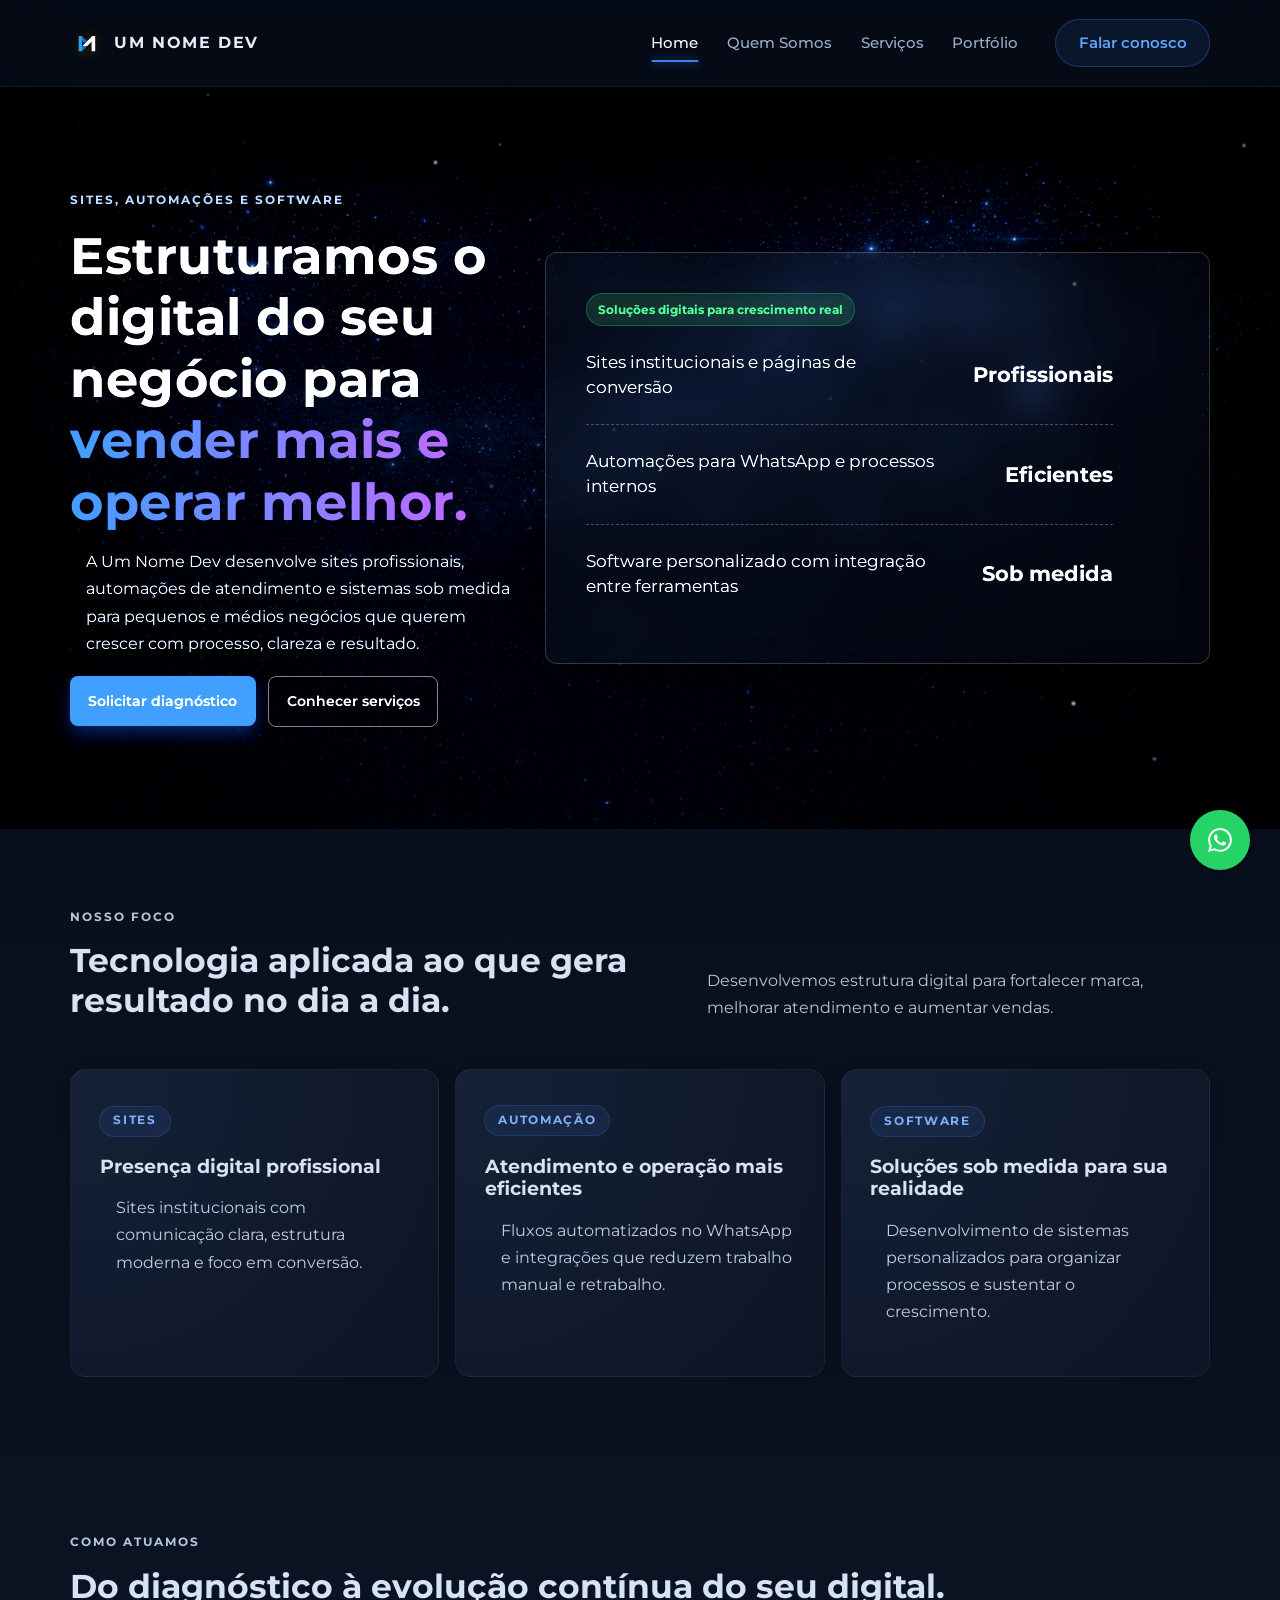
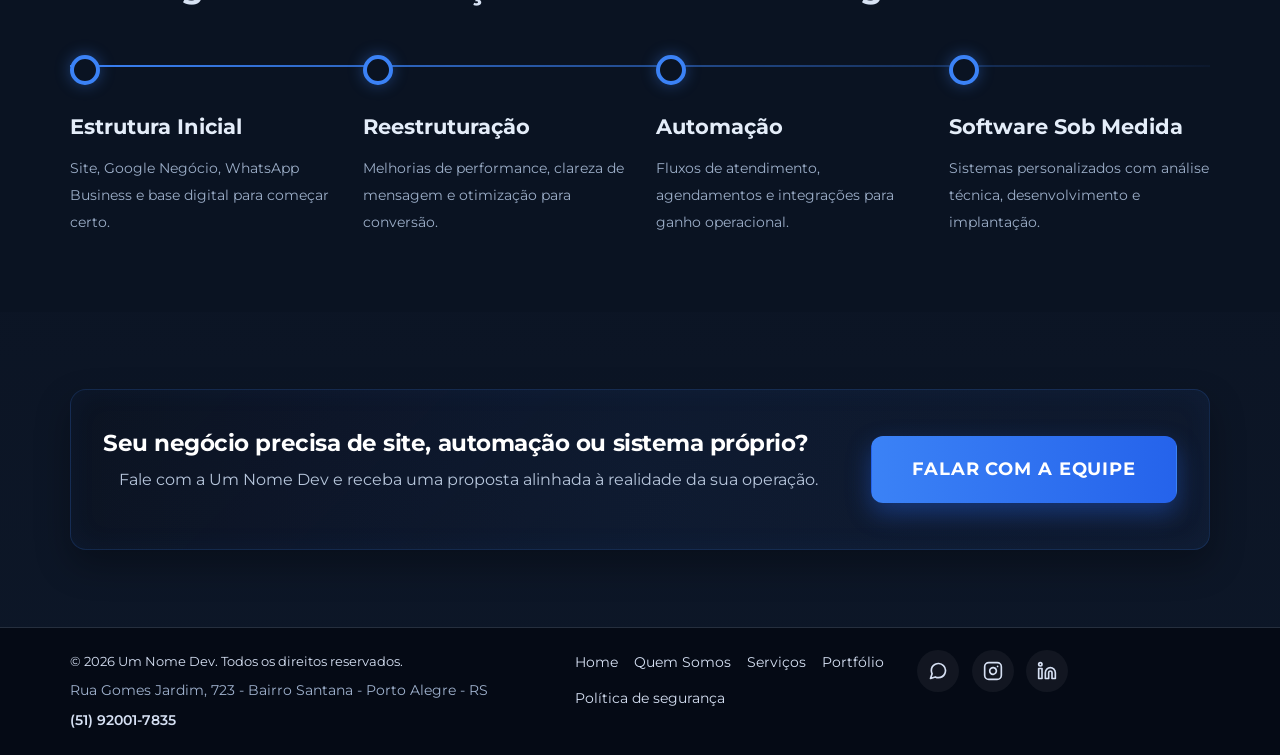
<file: index.html>
﻿<!DOCTYPE html>
<html lang="pt-BR">
<head>
  <meta charset="UTF-8" />
  <meta name="viewport" content="width=device-width, initial-scale=1.0" />
  <meta name="description" content="Um Nome Dev: criação de sites, automações e software sob medida para pequenos e médios negócios." />
  <title>Um Nome Dev | Home</title>
  <link rel="icon" type="image/png" href="image/LogoSemFundo.png" />
  <link rel="preconnect" href="https://fonts.googleapis.com" />
  <link rel="preconnect" href="https://fonts.gstatic.com" crossorigin />
  <link href="https://fonts.googleapis.com/css2?family=Montserrat:wght@400;500;600;700&display=swap" rel="stylesheet" />
  <link rel="stylesheet" href="styles.css" />

<!-- Google tag (gtag.js) -->
<script async src="https://www.googletagmanager.com/gtag/js?id=G-4FC12YWZJN"></script>
<script>
  window.dataLayer = window.dataLayer || [];
  function gtag(){dataLayer.push(arguments);}
  gtag('js', new Date());

  gtag('config', 'G-4FC12YWZJN');
</script>
</head>

<body>
  
  <header class="topbar">
    <div class="container nav-wrap">
      <a href="index.html" class="brand">
        <img src="image/LogoSemFundo.png" alt="Um Nome Dev" class="brand-logo" />
        <span class="brand-text">Um Nome Dev</span>
      </a>
      <button class="menu-toggle" type="button" aria-expanded="false" aria-controls="main-nav">Menu</button>
      <nav class="nav" id="main-nav">
        <a href="index.html" class="active">Home</a>
        <a href="quem-somos.html">Quem Somos</a>
        <a href="servicos.html">Serviços</a>
        <a href="portfolio.html">Portfólio</a>
        <a href="contato.html" class="nav-cta">Falar conosco</a> 
      </nav>
    </div>
  </header>

  <main>
    <section class="hero">
      <div class="container hero-grid">
        <div>
          <p class="kicker">Sites, automações e software</p>
          <h1>Estruturamos o digital do seu negócio para <span class="text-gradient">vender mais e operar melhor.</span></h1>
          <p>
              A Um Nome Dev desenvolve sites profissionais, automações de atendimento e sistemas sob medida
            para pequenos e médios negócios que querem crescer com processo, clareza e resultado.
          </p>
          <div class="actions">
            <a class="btn primary" href="contato.html">Solicitar diagnóstico</a>
            <a class="btn secondary" href="servicos.html">Conhecer serviços</a>
          </div>
        </div>
        <aside class="hero-card">
          <span class="badge-ok">Soluções digitais para crescimento real</span>
          <div class="metric">
            <span>Sites institucionais e páginas de conversão</span>
            <strong>Profissionais</strong>
          </div>
          <div class="metric">
            <span>Automações para WhatsApp e processos internos</span>
            <strong>Eficientes</strong>
          </div>
          <div class="metric">
            <span>Software personalizado com integração entre ferramentas</span>
            <strong>Sob medida</strong>
          </div>
        </aside>
      </div>
    </section>

    <section class="section">
      <div class="container">
        <div class="section-head reveal">
          <div>
            <p class="kicker">Nosso foco</p>
            <h2>Tecnologia aplicada ao que gera resultado no dia a dia.</h2>
          </div>
          <p>Desenvolvemos estrutura digital para fortalecer marca, melhorar atendimento e aumentar vendas.</p>
        </div>
        <div class="grid col-3">
          <article class="card reveal">
            <div class="tag">Sites</div>
            <h3>Presença digital profissional</h3>
            <p>Sites institucionais com comunicação clara, estrutura moderna e foco em conversão.</p>
          </article>
          <article class="card reveal">
            <div class="tag">Automação</div>
            <h3>Atendimento e operação mais eficientes</h3>
            <p>Fluxos automatizados no WhatsApp e integrações que reduzem trabalho manual e retrabalho.</p>
          </article>
          <article class="card reveal">
            <div class="tag">Software</div>
            <h3>Soluções sob medida para sua realidade</h3>
            <p>Desenvolvimento de sistemas personalizados para organizar processos e sustentar o crescimento.</p>
          </article>
        </div>
      </div>
    </section>

    <section class="section alt">
      <div class="container">
        <div class="section-head reveal">
          <div>
            <p class="kicker">Como atuamos</p>
            <h2>Do diagnóstico à evolução contínua do seu digital.</h2>
          </div>
        </div>
        <div class="stats">
          <div class="stat reveal">
            <strong>Estrutura Inicial</strong>
            <span>Site, Google Negócio, WhatsApp Business e base digital para começar certo.</span>
          </div>
          <div class="stat reveal">
            <strong>Reestruturação</strong>
            <span>Melhorias de performance, clareza de mensagem e otimização para conversão.</span>
          </div>
          <div class="stat reveal">
            <strong>Automação</strong>
            <span>Fluxos de atendimento, agendamentos e integrações para ganho operacional.</span>
          </div>
          <div class="stat reveal">
            <strong>Software Sob Medida</strong>
            <span>Sistemas personalizados com análise técnica, desenvolvimento e implantação.</span>
          </div>
        </div>
      </div>
    </section>

    <section class="section">
      <div class="container cta-strip reveal">
        <div>
          <h3>Seu negócio precisa de site, automação ou sistema próprio?</h3>
          <p>Fale com a Um Nome Dev e receba uma proposta alinhada à realidade da sua operação.</p>
        </div>
        <a class="btn primary" href="contato.html">Falar com a equipe</a>
      </div>
    </section>
  </main>

    <footer class="footer">
    <div class="container footer-inner">
      <div class="footer-meta">
        <small>© 2026 Um Nome Dev. Todos os direitos reservados.</small>
        <p class="footer-address">Rua Gomes Jardim, 723 - Bairro Santana - Porto Alegre - RS</p>
        <a class="footer-phone" href="tel:+5551920017835">(51) 92001-7835</a>
      </div>
      <nav class="footer-nav">
        <a href="index.html">Home</a>
        <a href="quem-somos.html">Quem Somos</a>
        <a href="servicos.html">Serviços</a>
        <a href="portfolio.html">Portfólio</a>
        <a href="politica-seguranca.html">Política de segurança</a>
      </nav>
      <div class="footer-social" aria-label="Redes sociais">
        <a href="https://wa.me/5551920017835" target="_blank" rel="noopener noreferrer" aria-label="WhatsApp">
          <svg xmlns="http://www.w3.org/2000/svg" width="24" height="24" viewBox="0 0 24 24" fill="none" stroke="currentColor" stroke-width="2" stroke-linecap="round" stroke-linejoin="round"><path d="M21 11.5a8.38 8.38 0 0 1-.9 3.8 8.5 8.5 0 0 1-7.6 4.7 8.38 8.38 0 0 1-3.8-.9L3 21l1.9-5.7a8.38 8.38 0 0 1-.9-3.8 8.5 8.5 0 0 1 4.7-7.6 8.38 8.38 0 0 1 3.8-.9h.5a8.48 8.48 0 0 1 8 8v.5z"></path></svg>
        </a>
        <a href="https://www.instagram.com/umnomedev?igsh=MXg2c240bXRybzFvMA==" target="_blank" rel="noopener noreferrer" aria-label="Instagram">
          <svg xmlns="http://www.w3.org/2000/svg" width="24" height="24" viewBox="0 0 24 24" fill="none" stroke="currentColor" stroke-width="2" stroke-linecap="round" stroke-linejoin="round"><rect x="2" y="2" width="20" height="20" rx="5" ry="5"></rect><path d="M16 11.37A4 4 0 1 1 12.63 8 4 4 0 0 1 16 11.37z"></path><line x1="17.5" y1="6.5" x2="17.51" y2="6.5"></line></svg>
        </a>
        <a href="https://www.linkedin.com/company/um-nome-dev/" target="_blank" rel="noopener noreferrer" aria-label="LinkedIn">
          <svg xmlns="http://www.w3.org/2000/svg" width="24" height="24" viewBox="0 0 24 24" fill="none" stroke="currentColor" stroke-width="2" stroke-linecap="round" stroke-linejoin="round"><path d="M16 8a6 6 0 0 1 6 6v7h-4v-7a2 2 0 0 0-2-2 2 2 0 0 0-2 2v7h-4v-7a6 6 0 0 1 6-6z"></path><rect x="2" y="9" width="4" height="12"></rect><circle cx="4" cy="4" r="2"></circle></svg>
        </a>
      </div>
    </div>
  </footer>


    <script src="script.js"></script>

  <a class="whatsapp-float" href="https://wa.me/5551920017835" target="_blank" rel="noopener noreferrer" aria-label="Falar no WhatsApp">
    <svg viewBox="0 0 24 24" aria-hidden="true">
      <path d="M20.52 3.48A11.86 11.86 0 0 0 12.07 0C5.5 0 .16 5.34.16 11.91c0 2.1.55 4.15 1.59 5.96L0 24l6.29-1.65a11.9 11.9 0 0 0 5.69 1.45h.01c6.57 0 11.91-5.34 11.91-11.91 0-3.18-1.24-6.16-3.38-8.41Zm-8.53 18.3h-.01a9.9 9.9 0 0 1-5.04-1.38l-.36-.21-3.73.98 1-3.64-.23-.37a9.86 9.86 0 0 1-1.54-5.25c0-5.45 4.44-9.89 9.9-9.89 2.64 0 5.12 1.03 6.99 2.9a9.83 9.83 0 0 1 2.91 6.99c0 5.46-4.44 9.9-9.89 9.9Zm5.43-7.42c-.3-.15-1.77-.87-2.04-.97-.27-.1-.47-.15-.67.15-.2.3-.77.97-.95 1.17-.17.2-.35.22-.65.07-.3-.15-1.28-.47-2.43-1.5-.9-.8-1.5-1.79-1.68-2.09-.18-.3-.02-.46.13-.61.13-.13.3-.35.45-.52.15-.18.2-.3.3-.5.1-.2.05-.37-.02-.52-.08-.15-.67-1.62-.91-2.22-.24-.58-.49-.5-.67-.51h-.57c-.2 0-.52.08-.79.38-.27.3-1.04 1.02-1.04 2.48 0 1.46 1.07 2.87 1.21 3.07.15.2 2.1 3.21 5.08 4.5.71.31 1.27.49 1.71.63.72.23 1.38.2 1.9.12.58-.09 1.77-.72 2.02-1.42.25-.7.25-1.3.17-1.42-.07-.12-.27-.2-.57-.35Z"/>
    </svg>
  </a>
</body>
</html>
</file>
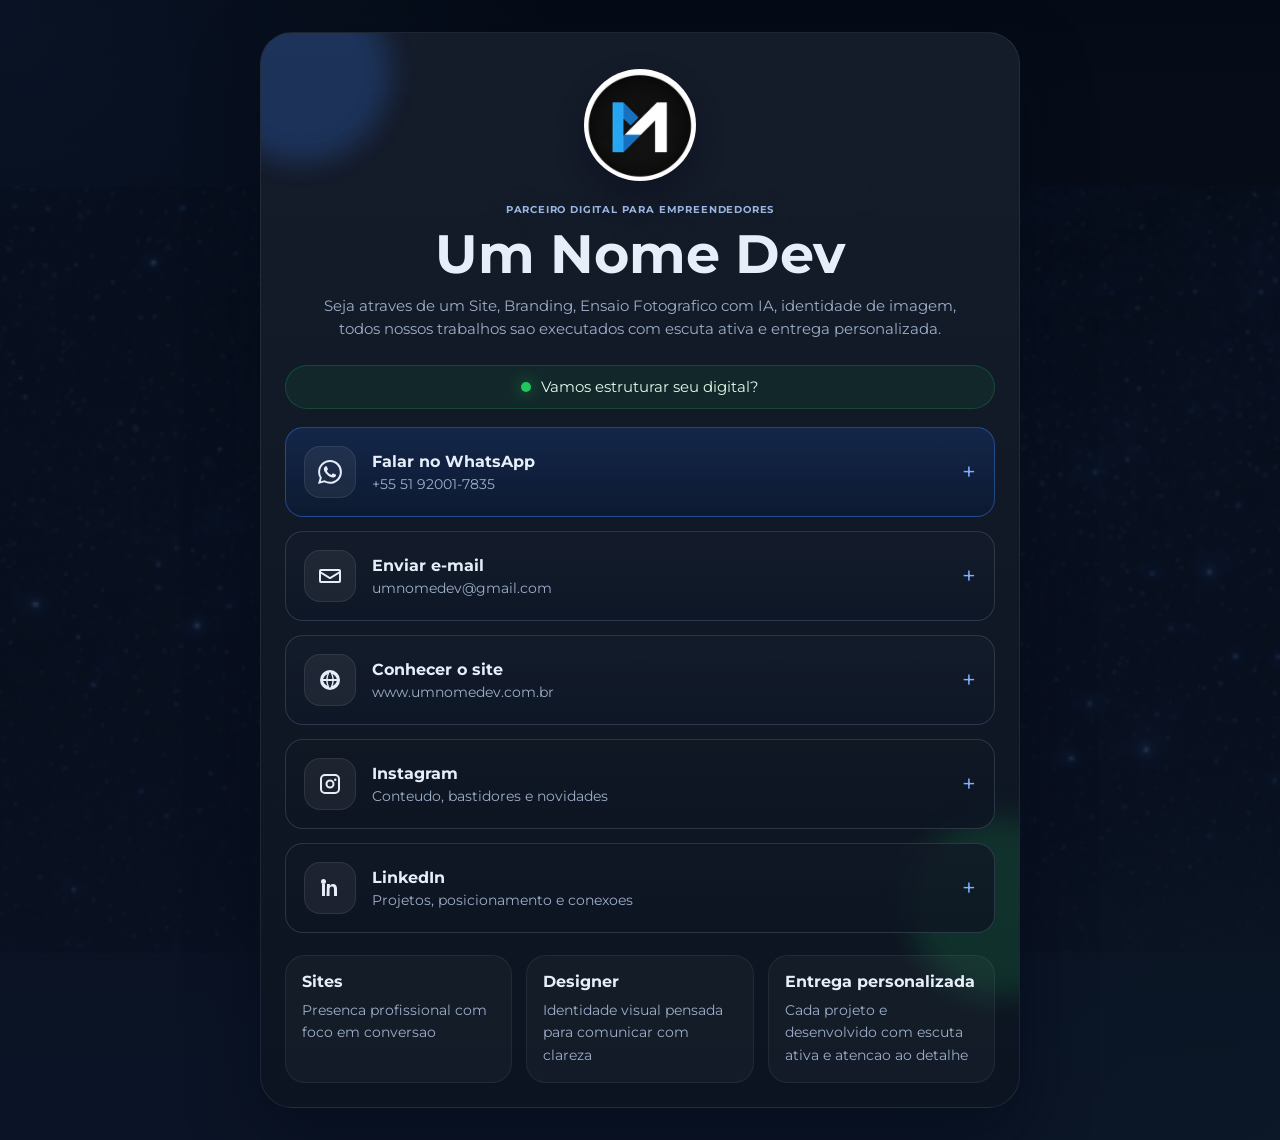
<file: bio/index.html>
<!DOCTYPE html>
<html lang="pt-BR">
<head>
  <meta charset="UTF-8" />
  <meta name="viewport" content="width=device-width, initial-scale=1.0" />
  <meta
    name="description"
    content="Um Nome Dev: acesse nossos canais de contato, conheça o site e fale com a equipe pelo WhatsApp."
  />
  <title>Um Nome Dev | Bio</title>
  <link rel="icon" type="image/png" href="assets/favicon-round.png" />
  <link rel="preconnect" href="https://fonts.googleapis.com" />
  <link rel="preconnect" href="https://fonts.gstatic.com" crossorigin />
  <link
    href="https://fonts.googleapis.com/css2?family=Montserrat:wght@400;500;600;700;800&display=swap"
    rel="stylesheet"
  />
  <link rel="stylesheet" href="bio.css" />
</head>
<body>
  <main class="bio-shell">
    <section class="bio-card">
      <div class="orb orb-left" aria-hidden="true"></div>
      <div class="orb orb-right" aria-hidden="true"></div>

      <div class="brand-lockup">
        <img
          class="brand-logo"
          src="assets/LogoFundoBranco.png"
          alt="Logo Um Nome Dev"
        />
        <p class="eyebrow">Parceiro digital para empreendedores</p>
        <h1>Um Nome Dev</h1>
        <p class="intro">
          Seja atraves de um Site, Branding, Ensaio Fotografico com IA, identidade de imagem,<br />
          todos nossos trabalhos sao executados com escuta ativa e entrega personalizada.
        </p>
      </div>

      <div class="quick-note">
        <span class="status-dot" aria-hidden="true"></span>
        Vamos estruturar seu digital?
      </div>

      <nav class="link-list" aria-label="Links principais">
        <a class="link-card link-card-primary" href="https://wa.me/5551920017835" target="_blank" rel="noopener noreferrer">
          <span class="link-icon" aria-hidden="true">
            <svg viewBox="0 0 24 24" role="img">
              <path d="M20.52 3.48A11.86 11.86 0 0 0 12.07 0C5.5 0 .16 5.34.16 11.91c0 2.1.55 4.15 1.59 5.96L0 24l6.29-1.65a11.9 11.9 0 0 0 5.69 1.45h.01c6.57 0 11.91-5.34 11.91-11.91 0-3.18-1.24-6.16-3.38-8.41Zm-8.53 18.3h-.01a9.9 9.9 0 0 1-5.04-1.38l-.36-.21-3.73.98 1-3.64-.23-.37a9.86 9.86 0 0 1-1.54-5.25c0-5.45 4.44-9.89 9.9-9.89 2.64 0 5.12 1.03 6.99 2.9a9.83 9.83 0 0 1 2.91 6.99c0 5.46-4.44 9.9-9.89 9.9Zm5.43-7.42c-.3-.15-1.77-.87-2.04-.97-.27-.1-.47-.15-.67.15-.2.3-.77.97-.95 1.17-.17.2-.35.22-.65.07-.3-.15-1.28-.47-2.43-1.5-.9-.8-1.5-1.79-1.68-2.09-.18-.3-.02-.46.13-.61.13-.13.3-.35.45-.52.15-.18.2-.3.3-.5.1-.2.05-.37-.02-.52-.08-.15-.67-1.62-.91-2.22-.24-.58-.49-.5-.67-.51h-.57c-.2 0-.52.08-.79.38-.27.3-1.04 1.02-1.04 2.48 0 1.46 1.07 2.87 1.21 3.07.15.2 2.1 3.21 5.08 4.5.71.31 1.27.49 1.71.63.72.23 1.38.2 1.9.12.58-.09 1.77-.72 2.02-1.42.25-.7.25-1.3.17-1.42-.07-.12-.27-.2-.57-.35Z" />
            </svg>
          </span>
          <span class="link-copy">
            <strong>Falar no WhatsApp</strong>
            <small>+55 51 92001-7835</small>
          </span>
          <span class="link-arrow" aria-hidden="true">+</span>
        </a>

        <a class="link-card" href="mailto:umnomedev@gmail.com">
          <span class="link-icon" aria-hidden="true">
            <svg viewBox="0 0 24 24" role="img">
              <path d="M3 5h18a2 2 0 0 1 2 2v10a2 2 0 0 1-2 2H3a2 2 0 0 1-2-2V7a2 2 0 0 1 2-2Zm0 2v.51l9 5.4 9-5.4V7H3Zm18 10V9.84l-8.48 5.09a1 1 0 0 1-1.04 0L3 9.84V17h18Z" />
            </svg>
          </span>
          <span class="link-copy">
            <strong>Enviar e-mail</strong>
            <small>umnomedev@gmail.com</small>
          </span>
          <span class="link-arrow" aria-hidden="true">+</span>
        </a>

        <a class="link-card" href="https://www.umnomedev.com.br" target="_blank" rel="noopener noreferrer">
          <span class="link-icon" aria-hidden="true">
            <svg viewBox="0 0 24 24" role="img">
              <path d="M12 2a10 10 0 1 0 10 10A10.01 10.01 0 0 0 12 2Zm6.93 9h-3.1a15.88 15.88 0 0 0-1.38-5A8.03 8.03 0 0 1 18.93 11ZM12 4.06c.83 1.02 1.93 3.14 2.37 6.94H9.63C10.07 7.2 11.17 5.08 12 4.06ZM9.55 6a15.88 15.88 0 0 0-1.38 5h-3.1A8.03 8.03 0 0 1 9.55 6ZM5.07 13h3.1a15.88 15.88 0 0 0 1.38 5A8.03 8.03 0 0 1 5.07 13ZM12 19.94c-.83-1.02-1.93-3.14-2.37-6.94h4.74c-.44 3.8-1.54 5.92-2.37 6.94ZM14.45 18a15.88 15.88 0 0 0 1.38-5h3.1A8.03 8.03 0 0 1 14.45 18Z" />
            </svg>
          </span>
          <span class="link-copy">
            <strong>Conhecer o site</strong>
            <small>www.umnomedev.com.br</small>
          </span>
          <span class="link-arrow" aria-hidden="true">+</span>
        </a>

        <a class="link-card link-card-muted" href="https://www.instagram.com/umnomedev?igsh=MXg2c240bXRybzFvMA==" target="_blank" rel="noopener noreferrer">
          <span class="link-icon" aria-hidden="true">
            <svg viewBox="0 0 24 24" role="img">
              <path d="M7 2h10a5 5 0 0 1 5 5v10a5 5 0 0 1-5 5H7a5 5 0 0 1-5-5V7a5 5 0 0 1 5-5Zm0 2a3 3 0 0 0-3 3v10a3 3 0 0 0 3 3h10a3 3 0 0 0 3-3V7a3 3 0 0 0-3-3H7Zm5 3.5A4.5 4.5 0 1 1 7.5 12 4.5 4.5 0 0 1 12 7.5Zm0 2A2.5 2.5 0 1 0 14.5 12 2.5 2.5 0 0 0 12 9.5Zm5.25-3a1.25 1.25 0 1 1-1.25 1.25 1.25 1.25 0 0 1 1.25-1.25Z" />
            </svg>
          </span>
          <span class="link-copy">
            <strong>Instagram</strong>
            <small>Conteudo, bastidores e novidades</small>
          </span>
          <span class="link-arrow" aria-hidden="true">+</span>
        </a>

        <a class="link-card link-card-muted" href="https://www.linkedin.com/company/um-nome-dev/" target="_blank" rel="noopener noreferrer">
          <span class="link-icon" aria-hidden="true">
            <svg viewBox="0 0 24 24" role="img">
              <path d="M5.5 3A2.5 2.5 0 1 1 3 5.5 2.5 2.5 0 0 1 5.5 3ZM4 8h3v12H4Zm5 0h2.88v1.64h.04A3.16 3.16 0 0 1 14.76 8C18 8 19 10.13 19 12.89V20h-3v-6.22c0-1.48-.03-3.39-2.07-3.39s-2.39 1.61-2.39 3.28V20h-3Z" />
            </svg>
          </span>
          <span class="link-copy">
            <strong>LinkedIn</strong>
            <small>Projetos, posicionamento e conexoes</small>
          </span>
          <span class="link-arrow" aria-hidden="true">+</span>
        </a>
      </nav>

      <section class="value-strip" aria-label="Diferenciais">
        <article>
          <strong>Sites</strong>
          <span>Presenca profissional com foco em conversao</span>
        </article>
        <article>
          <strong>Designer</strong>
          <span>Identidade visual pensada para comunicar com clareza</span>
        </article>
        <article>
          <strong>Entrega personalizada</strong>
          <span>Cada projeto e desenvolvido com escuta ativa e atencao ao detalhe</span>
        </article>
      </section>
    </section>
  </main>
</body>
</html>
</file>
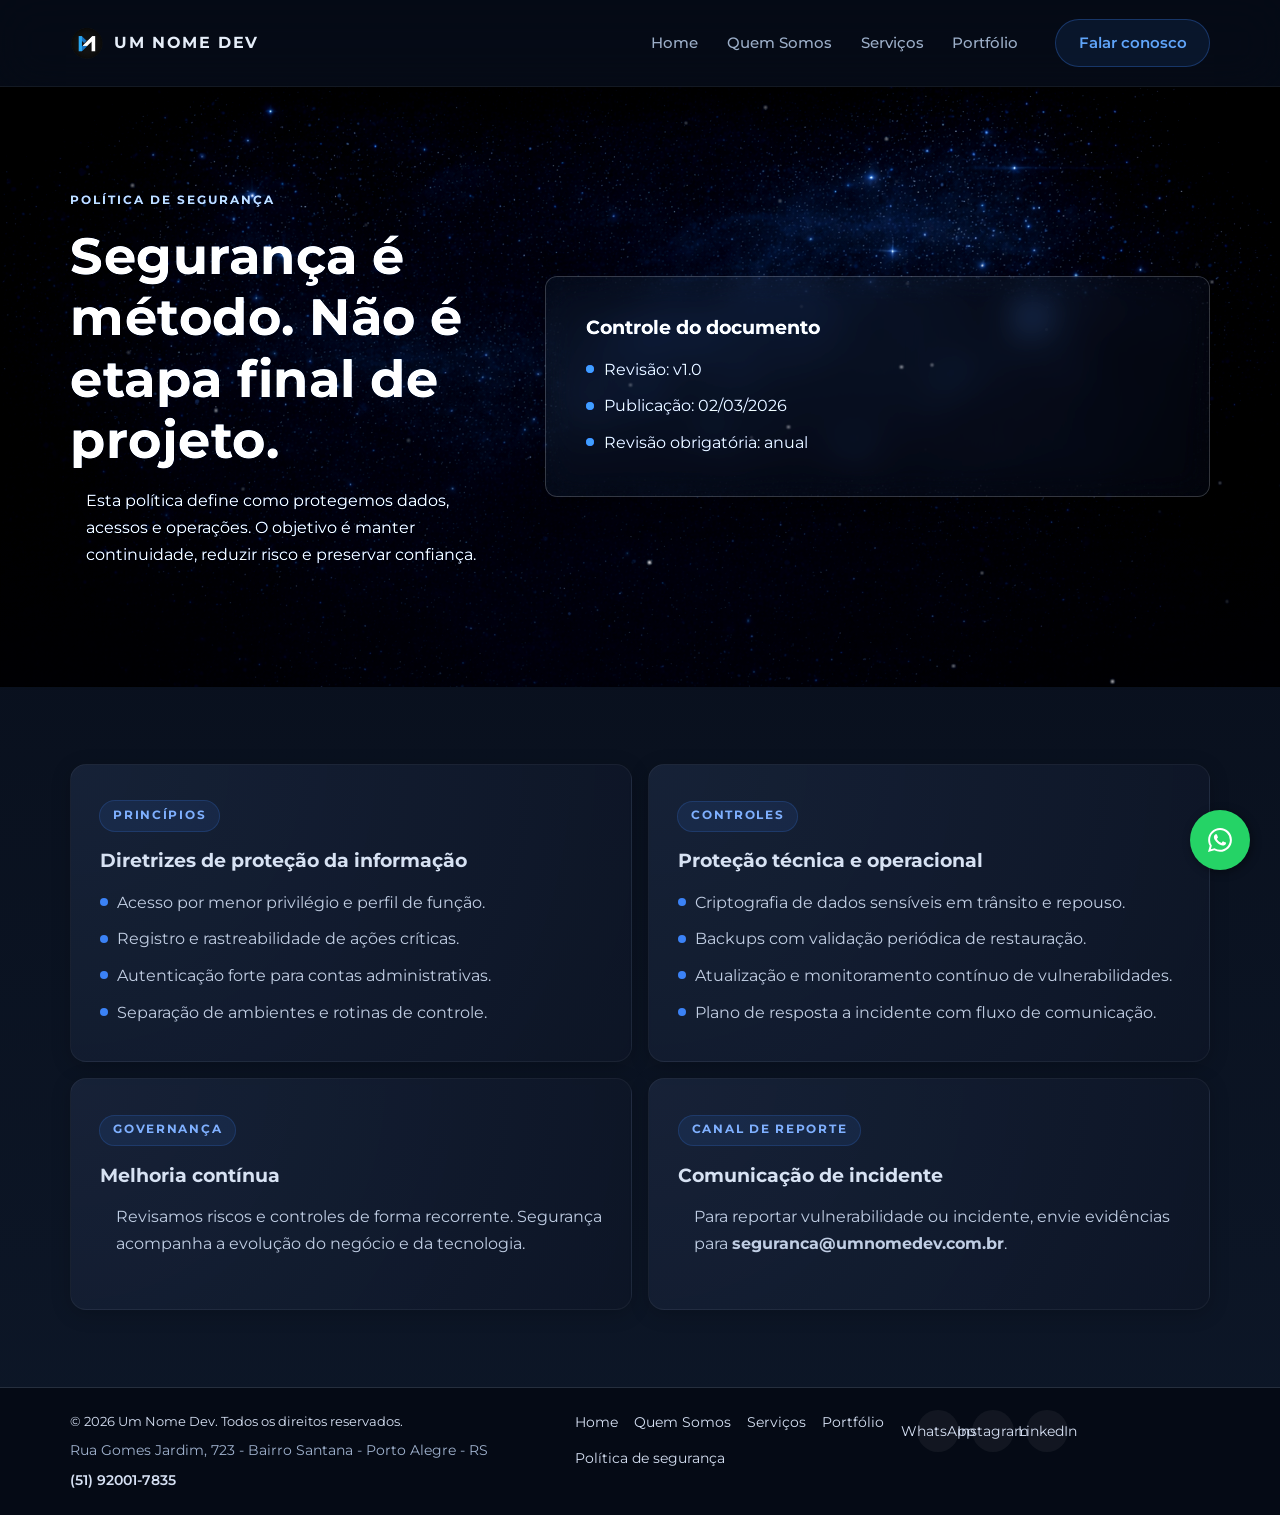
<file: politica-seguranca.html>
﻿<!DOCTYPE html>
<html lang="pt-BR">
<head>
  <meta charset="UTF-8" />
  <meta name="viewport" content="width=device-width, initial-scale=1.0" />
  <meta name="description" content="Política de segurança da Um Nome Dev para proteção de dados e continuidade operacional." />
  <title>Um Nome Dev | Política de segurança</title>
  <link rel="icon" type="image/png" href="image/LogoSemFundo.png" />
  <link rel="preconnect" href="https://fonts.googleapis.com" />
  <link rel="preconnect" href="https://fonts.gstatic.com" crossorigin />
  <link href="https://fonts.googleapis.com/css2?family=Montserrat:wght@400;500;600;700&display=swap" rel="stylesheet" />
  <link rel="stylesheet" href="styles.css" />
  <!-- Google tag (gtag.js) -->
<!-- Google tag (gtag.js) -->
<script async src="https://www.googletagmanager.com/gtag/js?id=G-4FC12YWZJN"></script>
<script>
  window.dataLayer = window.dataLayer || [];
  function gtag(){dataLayer.push(arguments);}
  gtag('js', new Date());

  gtag('config', 'G-4FC12YWZJN');
</script>
</head>
<body>
  <header class="topbar">
    <div class="container nav-wrap">
      <a href="index.html" class="brand"><img src="image/LogoSemFundo.png" alt="Um Nome Dev" class="brand-logo" /><span class="brand-text">Um Nome Dev</span></a>
      <button class="menu-toggle" type="button" aria-expanded="false" aria-controls="main-nav">Menu</button>
      <nav class="nav" id="main-nav">
        <a href="index.html">Home</a>
        <a href="quem-somos.html">Quem Somos</a>
        <a href="servicos.html">Serviços</a>
        <a href="portfolio.html">Portfólio</a>
        <a href="contato.html" class="nav-cta">Falar conosco</a>
      </nav>
    </div>
  </header>

  <main>
    <section class="hero">
      <div class="container hero-grid">
        <div>
          <p class="kicker">Política de segurança</p>
          <h1>Segurança é método. Não é etapa final de projeto.</h1>
          <p>
            Esta política define como protegemos dados, acessos e operações.
            O objetivo é manter continuidade, reduzir risco e preservar confiança.
          </p>
        </div>
        <aside class="hero-card reveal">
          <h3>Controle do documento</h3>
          <ul class="list-clean">
            <li>Revisão: v1.0</li>
            <li>Publicação: 02/03/2026</li>
            <li>Revisão obrigatória: anual</li>
          </ul>
        </aside>
      </div>
    </section>

    <section class="section">
      <div class="container grid col-2">
        <article class="card reveal">
          <div class="tag">Princípios</div>
          <h3>Diretrizes de proteção da informação</h3>
          <ul class="list-clean">
            <li>Acesso por menor privilégio e perfil de função.</li>
            <li>Registro e rastreabilidade de ações críticas.</li>
            <li>Autenticação forte para contas administrativas.</li>
            <li>Separação de ambientes e rotinas de controle.</li>
          </ul>
        </article>
        <article class="card reveal">
          <div class="tag">Controles</div>
          <h3>Proteção técnica e operacional</h3>
          <ul class="list-clean">
            <li>Criptografia de dados sensíveis em trânsito e repouso.</li>
            <li>Backups com validação periódica de restauração.</li>
            <li>Atualização e monitoramento contínuo de vulnerabilidades.</li>
            <li>Plano de resposta a incidente com fluxo de comunicação.</li>
          </ul>
        </article>
        <article class="card reveal">
          <div class="tag">Governança</div>
          <h3>Melhoria contínua</h3>
          <p>
            Revisamos riscos e controles de forma recorrente.
            Segurança acompanha a evolução do negócio e da tecnologia.
          </p>
        </article>
        <article class="card reveal">
          <div class="tag">Canal de reporte</div>
          <h3>Comunicação de incidente</h3>
          <p>
            Para reportar vulnerabilidade ou incidente, envie evidências para
            <strong>seguranca@umnomedev.com.br</strong>.
          </p>
        </article>
      </div>
    </section>
  </main>

    <footer class="footer">
    <div class="container footer-inner">
      <div class="footer-meta">
        <small>© 2026 Um Nome Dev. Todos os direitos reservados.</small>
        <p class="footer-address">Rua Gomes Jardim, 723 - Bairro Santana - Porto Alegre - RS</p>
        <a class="footer-phone" href="tel:+5551920017835">(51) 92001-7835</a>
      </div>
      <nav class="footer-nav">
        <a href="index.html">Home</a>
        <a href="quem-somos.html">Quem Somos</a>
        <a href="servicos.html">Serviços</a>
        <a href="portfolio.html">Portfólio</a>
        <a href="politica-seguranca.html">Política de segurança</a>
      </nav>
      <div class="footer-social" aria-label="Redes sociais">
        <a href="https://wa.me/5551920017835" target="_blank" rel="noopener noreferrer">WhatsApp</a>
        <a href="https://www.instagram.com/umnomedev?igsh=MXg2c240bXRybzFvMA==" target="_blank" rel="noopener noreferrer">Instagram</a>
        <a href="https://www.linkedin.com/company/um-nome-dev/" target="_blank" rel="noopener noreferrer">LinkedIn</a>
      </div>
    </div>
  </footer>


    <script src="script.js"></script>

  <a class="whatsapp-float" href="https://wa.me/5551920017835" target="_blank" rel="noopener noreferrer" aria-label="Falar no WhatsApp">
    <svg viewBox="0 0 24 24" aria-hidden="true">
      <path d="M20.52 3.48A11.86 11.86 0 0 0 12.07 0C5.5 0 .16 5.34.16 11.91c0 2.1.55 4.15 1.59 5.96L0 24l6.29-1.65a11.9 11.9 0 0 0 5.69 1.45h.01c6.57 0 11.91-5.34 11.91-11.91 0-3.18-1.24-6.16-3.38-8.41Zm-8.53 18.3h-.01a9.9 9.9 0 0 1-5.04-1.38l-.36-.21-3.73.98 1-3.64-.23-.37a9.86 9.86 0 0 1-1.54-5.25c0-5.45 4.44-9.89 9.9-9.89 2.64 0 5.12 1.03 6.99 2.9a9.83 9.83 0 0 1 2.91 6.99c0 5.46-4.44 9.9-9.89 9.9Zm5.43-7.42c-.3-.15-1.77-.87-2.04-.97-.27-.1-.47-.15-.67.15-.2.3-.77.97-.95 1.17-.17.2-.35.22-.65.07-.3-.15-1.28-.47-2.43-1.5-.9-.8-1.5-1.79-1.68-2.09-.18-.3-.02-.46.13-.61.13-.13.3-.35.45-.52.15-.18.2-.3.3-.5.1-.2.05-.37-.02-.52-.08-.15-.67-1.62-.91-2.22-.24-.58-.49-.5-.67-.51h-.57c-.2 0-.52.08-.79.38-.27.3-1.04 1.02-1.04 2.48 0 1.46 1.07 2.87 1.21 3.07.15.2 2.1 3.21 5.08 4.5.71.31 1.27.49 1.71.63.72.23 1.38.2 1.9.12.58-.09 1.77-.72 2.02-1.42.25-.7.25-1.3.17-1.42-.07-.12-.27-.2-.57-.35Z"/>
    </svg>
  </a>
</body>
</html>
</file>
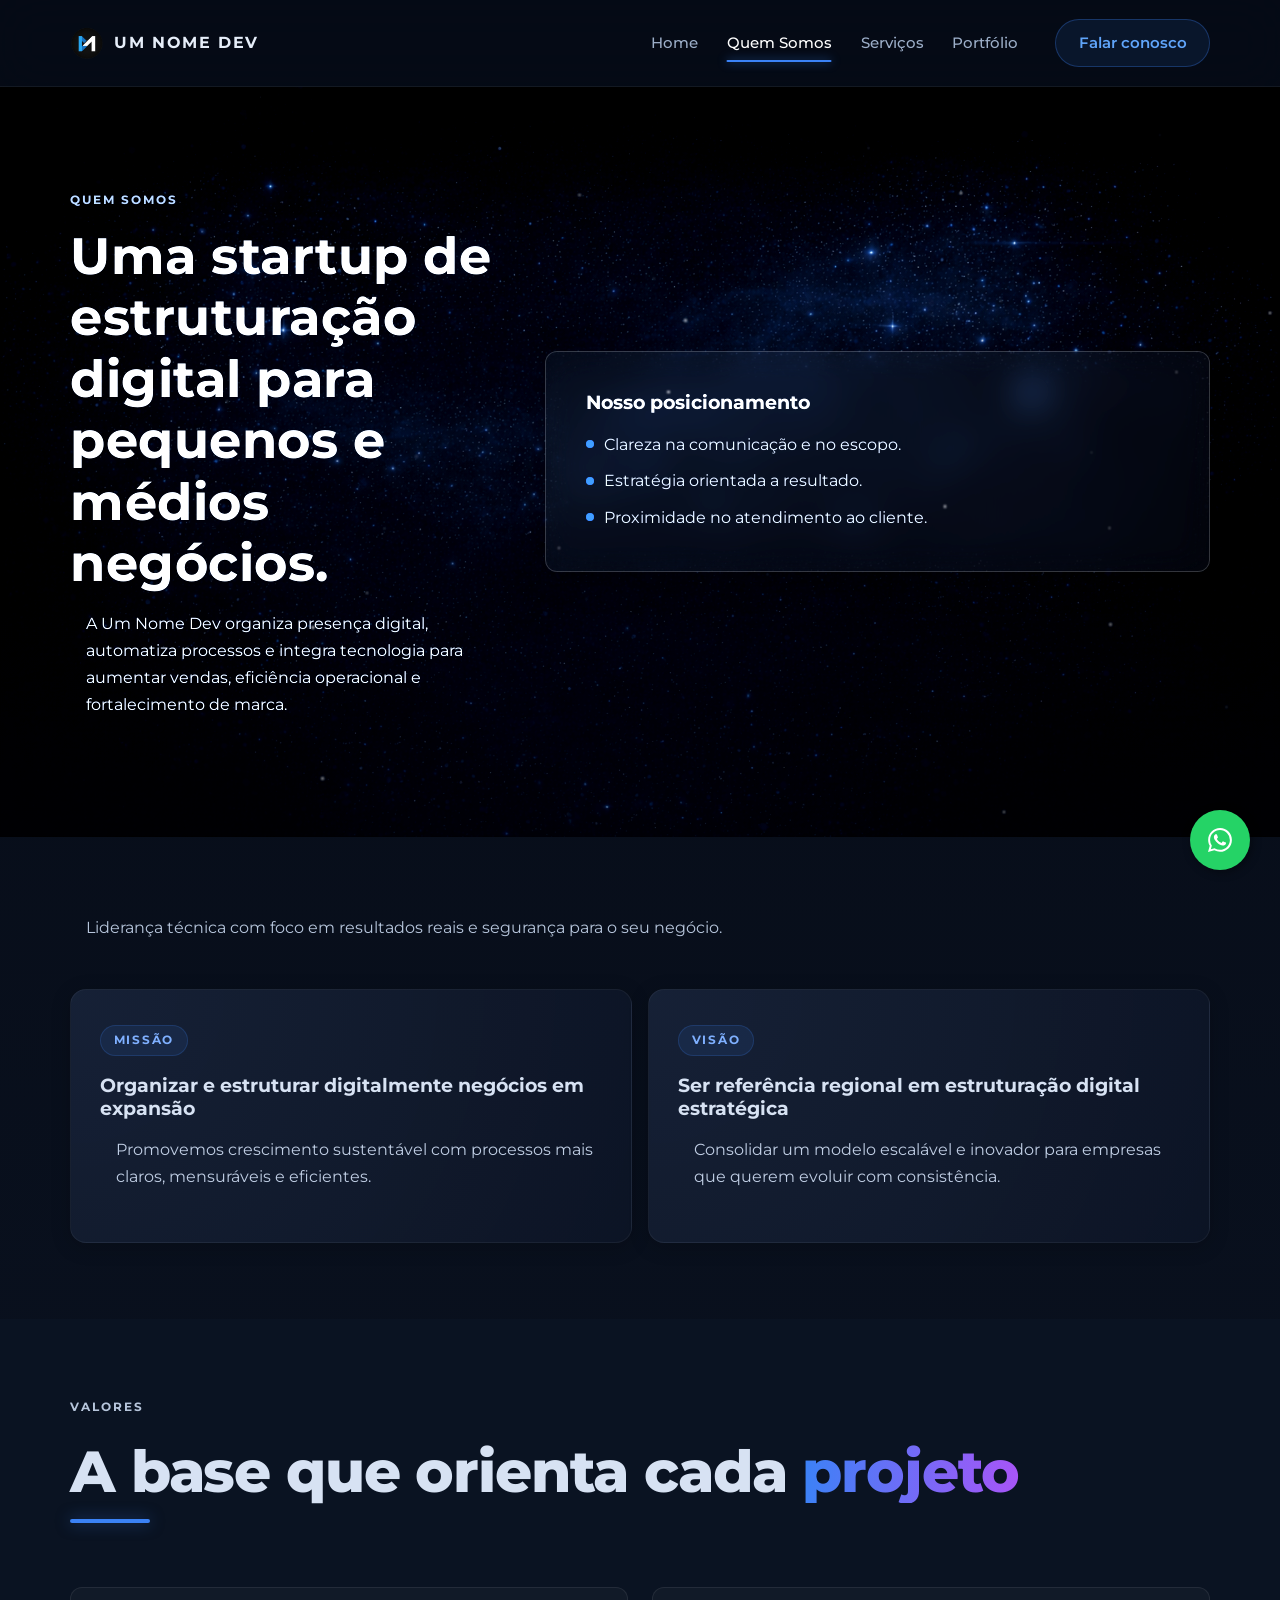
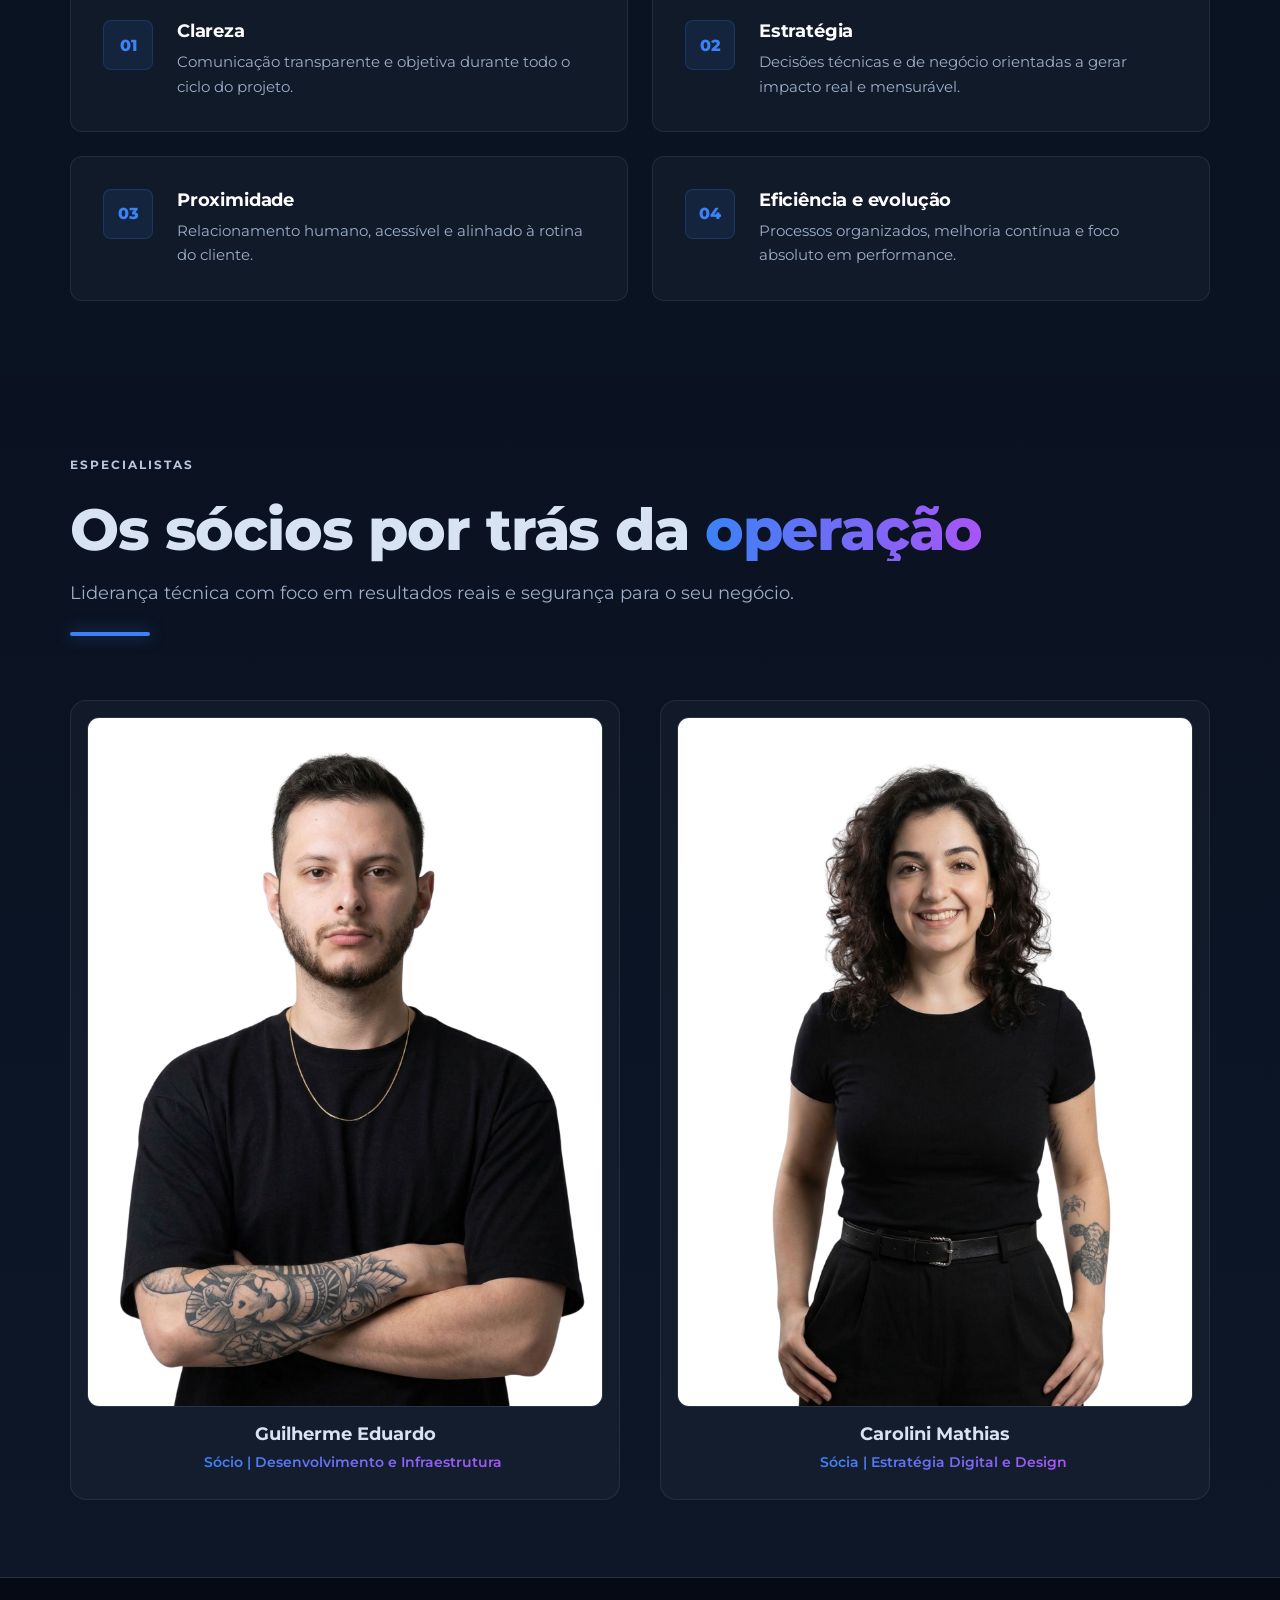
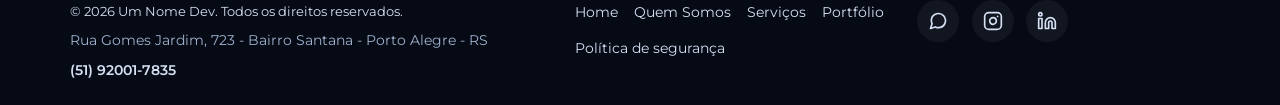
<file: quem-somos.html>
﻿<!DOCTYPE html>
<html lang="pt-BR">
<head>
  <meta charset="UTF-8" />
  <meta name="viewport" content="width=device-width, initial-scale=1.0" />
  <meta name="description" content="Quem Somos da Um Nome Dev: organização digital para pequenos e médios negócios com foco em sites, automações e software." />
  <title>Um Nome Dev | Quem Somos</title>
  <link rel="icon" type="image/png" href="image/LogoSemFundo.png" />
  <link rel="preconnect" href="https://fonts.googleapis.com" />
  <link rel="preconnect" href="https://fonts.gstatic.com" crossorigin />
  <link href="https://fonts.googleapis.com/css2?family=Montserrat:wght@400;500;600;700&display=swap" rel="stylesheet" />
  <link rel="stylesheet" href="styles.css" />
  <!-- Google tag (gtag.js) -->
<!-- Google tag (gtag.js) -->
<script async src="https://www.googletagmanager.com/gtag/js?id=G-4FC12YWZJN"></script>
<script>
  window.dataLayer = window.dataLayer || [];
  function gtag(){dataLayer.push(arguments);}
  gtag('js', new Date());

  gtag('config', 'G-4FC12YWZJN');
</script>
</head>
<body>
  <header class="topbar">
    <div class="container nav-wrap">
      <a href="index.html" class="brand">
        <img src="image/LogoSemFundo.png" alt="Um Nome Dev" class="brand-logo" />
        <span class="brand-text">Um Nome Dev</span>
      </a>
      <button class="menu-toggle" type="button" aria-expanded="false" aria-controls="main-nav">Menu</button>
      <nav class="nav" id="main-nav">
        <a href="index.html">Home</a>
        <a href="quem-somos.html" class="active">Quem Somos</a>
        <a href="servicos.html">Serviços</a>
        <a href="portfolio.html">Portfólio</a>
        <a href="contato.html" class="nav-cta">Falar conosco</a> 
      </nav>
    </div>
  </header>

  <main>
    <section class="hero">
      <div class="container hero-grid">
        <div>
          <p class="kicker">Quem somos</p>
          <h1>Uma startup de estruturação digital para pequenos e médios negócios.</h1>
          <p>
            A Um Nome Dev organiza presença digital, automatiza processos e integra tecnologia para aumentar
            vendas, eficiência operacional e fortalecimento de marca.
          </p>
        </div>
        <aside class="hero-card">
          <h3>Nosso posicionamento</h3>
          <ul class="list-clean">
            <li>Clareza na comunicação e no escopo.</li>
            <li>Estratégia orientada a resultado.</li>
            <li>Proximidade no atendimento ao cliente.</li>
          </ul>
        </aside>
      </div>
    </section>

    <section class="section">
      <div class="container">
        <div class="section-head reveal">
  
  <p class="support-text">
    Liderança técnica com foco em resultados reais e segurança para o seu negócio.
  </p>
</div>
        <div class="grid col-2">
          <article class="card reveal">
            <div class="tag">Missão</div>
            <h3>Organizar e estruturar digitalmente negócios em expansão</h3>
            <p>Promovemos crescimento sustentável com processos mais claros, mensuráveis e eficientes.</p>
          </article>
          <article class="card reveal">
            <div class="tag">Visão</div>
            <h3>Ser referência regional em estruturação digital estratégica</h3>
            <p>Consolidar um modelo escalável e inovador para empresas que querem evoluir com consistência.</p>
          </article>
        </div>
      </div>
    </section>

    <section class="section alt">
  <div class="container">
    <div class="team-header reveal">
      <p class="kicker">Valores</p>
      <h2 class="title-main">A base que orienta cada <span class="text-gradient">projeto</span></h2>
      <div class="title-underline"></div>
    </div>
    
    <div class="grid col-2 values-container">
      <article class="value-card reveal">
        <div class="value-badge">01</div>
        <div class="value-text">
          <h3>Clareza</h3>
          <p>Comunicação transparente e objetiva durante todo o ciclo do projeto.</p>
        </div>
      </article>
      
      <article class="value-card reveal">
        <div class="value-badge">02</div>
        <div class="value-text">
          <h3>Estratégia</h3>
          <p>Decisões técnicas e de negócio orientadas a gerar impacto real e mensurável.</p>
        </div>
      </article>
      
      <article class="value-card reveal">
        <div class="value-badge">03</div>
        <div class="value-text">
          <h3>Proximidade</h3>
          <p>Relacionamento humano, acessível e alinhado à rotina do cliente.</p>
        </div>
      </article>
      
      <article class="value-card reveal">
        <div class="value-badge">04</div>
        <div class="value-text">
          <h3>Eficiência e evolução</h3>
          <p>Processos organizados, melhoria contínua e foco absoluto em performance.</p>
        </div>
      </article>
    </div>
  </div>
</section>
   <section class="section team-section">
  <div class="container">
    <div class="team-header reveal">
      <p class="kicker">Especialistas</p>
      <h2 class="title-main">Os sócios por trás da <span class="text-gradient">operação</span></h2>
      <p class="support-text">
        Liderança técnica com foco em resultados reais e segurança para o seu negócio.
      </p>
      <div class="title-underline"></div>
    </div>
    
    <div class="grid col-2 team-grid">
          <article class="team-card reveal" data-pro="1">
            <div class="member-img-wrapper portrait-wrapper">
              <img src="image/IMG_PORTFOLIO.png" alt="Guilherme Eduardo" class="member-img">
            </div>
            <div class="member-info">
              <h3>Guilherme Eduardo</h3>
              <p class="role text-gradient">Sócio | Desenvolvimento e Infraestrutura</p>
            </div>
          </article>

          <article class="team-card reveal" data-pro="2">
            <div class="member-img-wrapper portrait-wrapper">
              <img src="image/IMG_PORT_CAROL.png" alt="Carolini Mathias" class="member-img">
            </div>
            <div class="member-info">
              <h3>Carolini Mathias</h3>
              <p class="role text-gradient">Sócia | Estratégia Digital e Design</p>
            </div>
          </article>
        </div>
      </div>
    </section>
  </main>

  <footer class="footer">
    <div class="container footer-inner">
      <div class="footer-meta">
        <small>© 2026 Um Nome Dev. Todos os direitos reservados.</small>
        <p class="footer-address">Rua Gomes Jardim, 723 - Bairro Santana - Porto Alegre - RS</p>
        <a class="footer-phone" href="tel:+5551920017835">(51) 92001-7835</a>
      </div>
      <nav class="footer-nav">
        <a href="index.html">Home</a>
        <a href="quem-somos.html">Quem Somos</a>
        <a href="servicos.html">Serviços</a>
        <a href="portfolio.html">Portfólio</a>
        <a href="politica-seguranca.html">Política de segurança</a>
      </nav>
      <div class="footer-social" aria-label="Redes sociais">
        <a href="https://wa.me/5551920017835" target="_blank" rel="noopener noreferrer" aria-label="WhatsApp">
          <svg xmlns="http://www.w3.org/2000/svg" width="24" height="24" viewBox="0 0 24 24" fill="none" stroke="currentColor" stroke-width="2" stroke-linecap="round" stroke-linejoin="round"><path d="M21 11.5a8.38 8.38 0 0 1-.9 3.8 8.5 8.5 0 0 1-7.6 4.7 8.38 8.38 0 0 1-3.8-.9L3 21l1.9-5.7a8.38 8.38 0 0 1-.9-3.8 8.5 8.5 0 0 1 4.7-7.6 8.38 8.38 0 0 1 3.8-.9h.5a8.48 8.48 0 0 1 8 8v.5z"></path></svg>
        </a>
        <a href="https://www.instagram.com/umnomedev?igsh=MXg2c240bXRybzFvMA==" target="_blank" rel="noopener noreferrer" aria-label="Instagram">
          <svg xmlns="http://www.w3.org/2000/svg" width="24" height="24" viewBox="0 0 24 24" fill="none" stroke="currentColor" stroke-width="2" stroke-linecap="round" stroke-linejoin="round"><rect x="2" y="2" width="20" height="20" rx="5" ry="5"></rect><path d="M16 11.37A4 4 0 1 1 12.63 8 4 4 0 0 1 16 11.37z"></path><line x1="17.5" y1="6.5" x2="17.51" y2="6.5"></line></svg>
        </a>
        <a href="https://www.linkedin.com/company/um-nome-dev/" target="_blank" rel="noopener noreferrer" aria-label="LinkedIn">
          <svg xmlns="http://www.w3.org/2000/svg" width="24" height="24" viewBox="0 0 24 24" fill="none" stroke="currentColor" stroke-width="2" stroke-linecap="round" stroke-linejoin="round"><path d="M16 8a6 6 0 0 1 6 6v7h-4v-7a2 2 0 0 0-2-2 2 2 0 0 0-2 2v7h-4v-7a6 6 0 0 1 6-6z"></path><rect x="2" y="9" width="4" height="12"></rect><circle cx="4" cy="4" r="2"></circle></svg>
        </a>
      </div>
    </div>
  </footer>

  <a class="whatsapp-float" href="https://wa.me/5551920017835" target="_blank" rel="noopener noreferrer" aria-label="Falar no WhatsApp">
    <svg viewBox="0 0 24 24" aria-hidden="true">
      <path d="M20.52 3.48A11.86 11.86 0 0 0 12.07 0C5.5 0 .16 5.34.16 11.91c0 2.1.55 4.15 1.59 5.96L0 24l6.29-1.65a11.9 11.9 0 0 0 5.69 1.45h.01c6.57 0 11.91-5.34 11.91-11.91 0-3.18-1.24-6.16-3.38-8.41Zm-8.53 18.3h-.01a9.9 9.9 0 0 1-5.04-1.38l-.36-.21-3.73.98 1-3.64-.23-.37a9.86 9.86 0 0 1-1.54-5.25c0-5.45 4.44-9.89 9.9-9.89 2.64 0 5.12 1.03 6.99 2.9a9.83 9.83 0 0 1 2.91 6.99c0 5.46-4.44 9.9-9.89 9.9Zm5.43-7.42c-.3-.15-1.77-.87-2.04-.97-.27-.1-.47-.15-.67.15-.2.3-.77.97-.95 1.17-.17.2-.35.22-.65.07-.3-.15-1.28-.47-2.43-1.5-.9-.8-1.5-1.79-1.68-2.09-.18-.3-.02-.46.13-.61.13-.13.3-.35.45-.52.15-.18.2-.3.3-.5.1-.2.05-.37-.02-.52-.08-.15-.67-1.62-.91-2.22-.24-.58-.49-.5-.67-.51h-.57c-.2 0-.52.08-.79.38-.27.3-1.04 1.02-1.04 2.48 0 1.46 1.07 2.87 1.21 3.07.15.2 2.1 3.21 5.08 4.5.71.31 1.27.49 1.71.63.72.23 1.38.2 1.9.12.58-.09 1.77-.72 2.02-1.42.25-.7.25-1.3.17-1.42-.07-.12-.27-.2-.57-.35Z"/>
    </svg>
  </a>

  <div id="bio-modal" class="modal-overlay">
    <div class="modal-content glass">
      <button class="close-modal" aria-label="Fechar">&times;</button>
      <div class="modal-body">
        <h2 id="modal-name"></h2>
        <p id="modal-full-role" class="text-gradient" style="font-weight: 600; margin-bottom: 1rem;"></p>
        <div class="modal-divider"></div>
        <div class="modal-bio-text">
          <p id="modal-summary" style="opacity: 0.9; line-height: 1.6;"></p>
          
          <h4 id="modal-skills-title" style="color: #3b82f6; margin-top: 1.5rem;">Principais Competências</h4>
          <ul id="modal-skills" class="skills-list"></ul>
          
          <h4 id="modal-experience-title" style="color: #3b82f6; margin-top: 1.5rem;">Experiência</h4>
          <p id="modal-experience" style="opacity: 0.9; line-height: 1.6;"></p>
        </div>
      </div>
    </div>
  </div>

  <script src="script.js"></script>
</body>
</html>
</file>
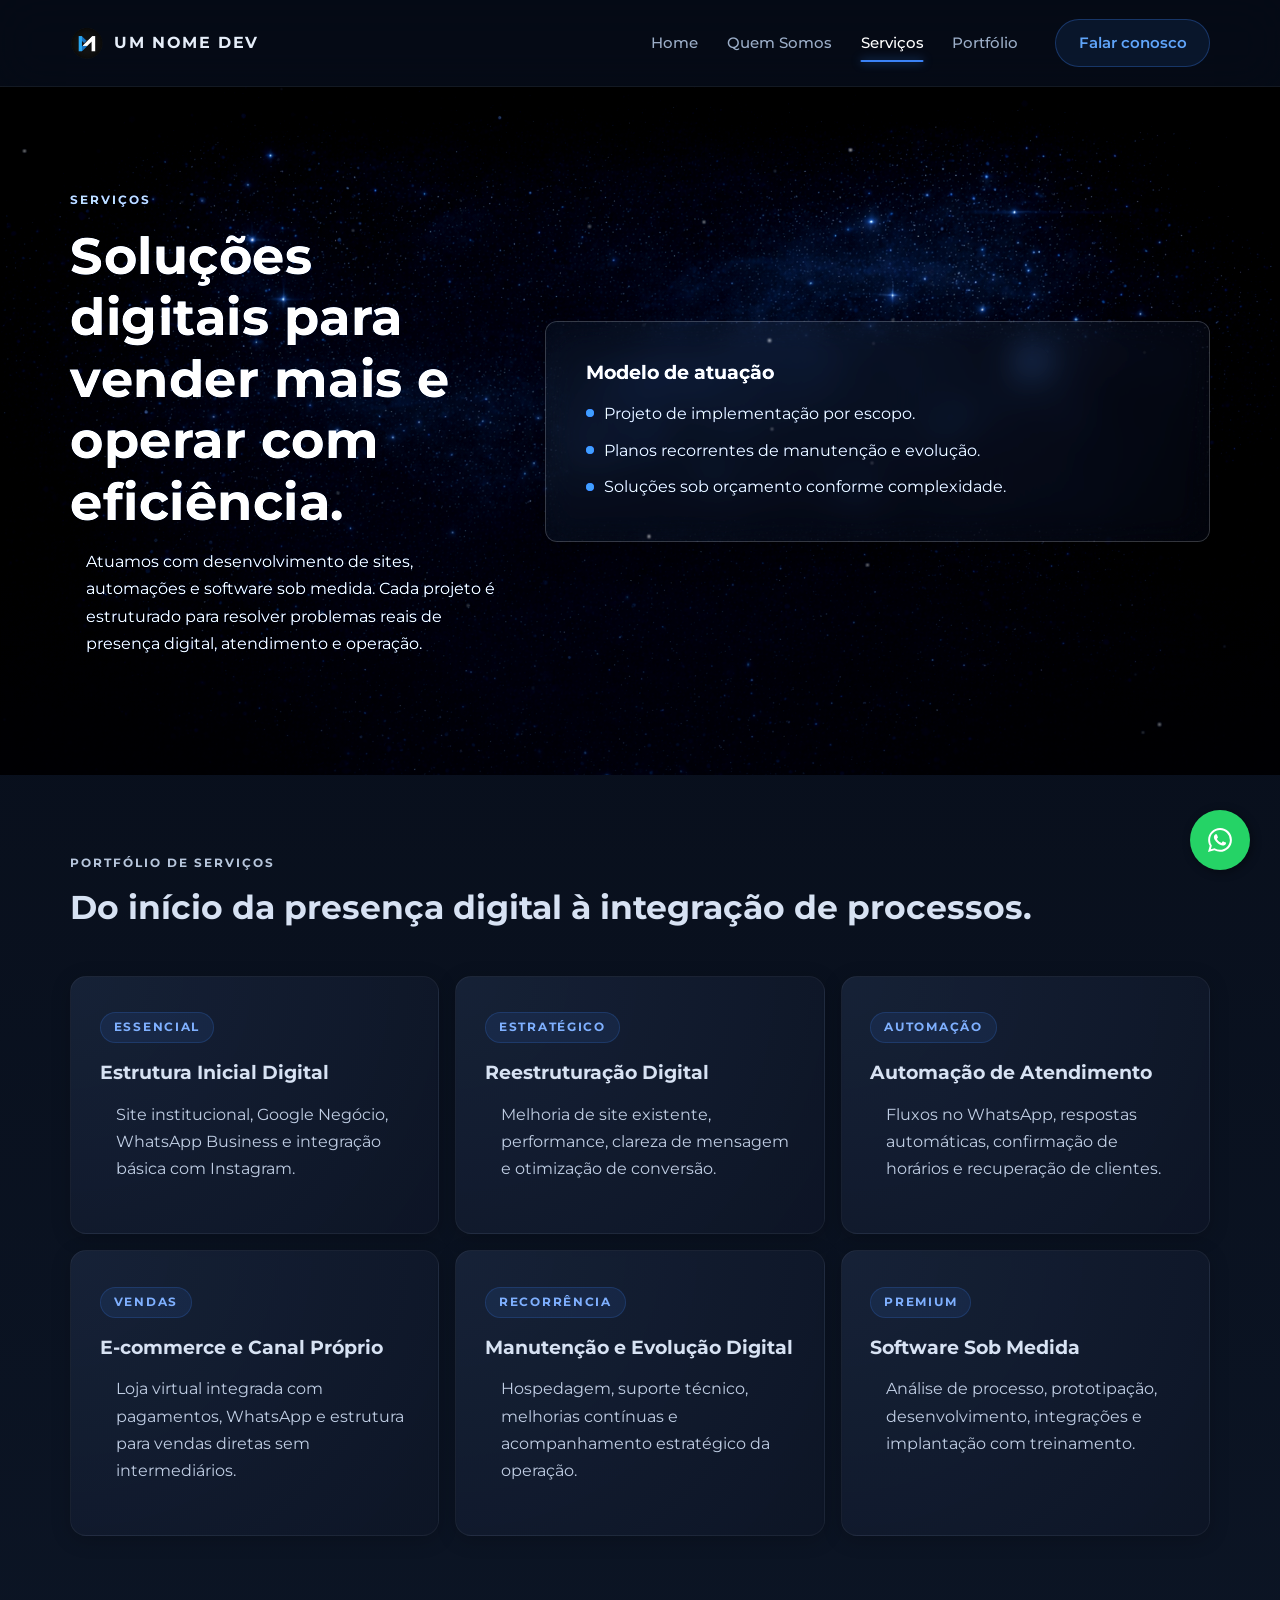
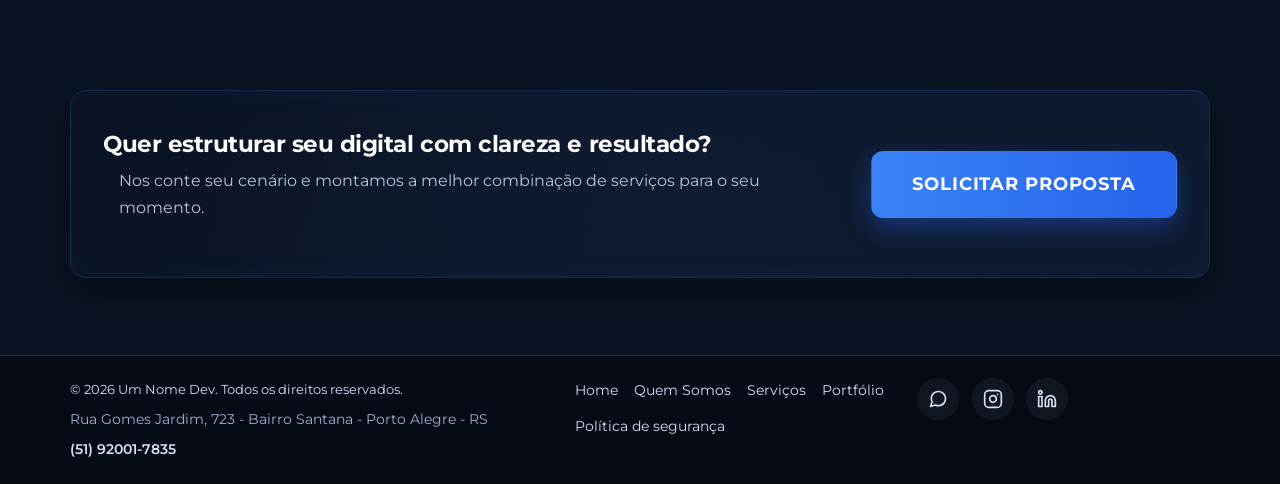
<file: servicos.html>
﻿<!DOCTYPE html>
<html lang="pt-BR">
<head>
  <meta charset="UTF-8" />
  <meta name="viewport" content="width=device-width, initial-scale=1.0" />
  <meta name="description" content="Serviços Um Nome Dev: sites, automações, e-commerce e software sob medida para pequenos e médios negócios." />
  <title>Um Nome Dev | Serviços</title>
  <link rel="icon" type="image/png" href="image/LogoSemFundo.png" />
  <link rel="preconnect" href="https://fonts.googleapis.com" />
  <link rel="preconnect" href="https://fonts.gstatic.com" crossorigin />
  <link href="https://fonts.googleapis.com/css2?family=Montserrat:wght@400;500;600;700&display=swap" rel="stylesheet" />
  <link rel="stylesheet" href="styles.css" />

  <!-- Google tag (gtag.js) -->
<!-- Google tag (gtag.js) -->
<script async src="https://www.googletagmanager.com/gtag/js?id=G-4FC12YWZJN"></script>
<script>
  window.dataLayer = window.dataLayer || [];
  function gtag(){dataLayer.push(arguments);}
  gtag('js', new Date());

  gtag('config', 'G-4FC12YWZJN');
</script>
</head>
<body>
  <header class="topbar">
    <div class="container nav-wrap">
      <a href="index.html" class="brand">
        <img src="image/LogoSemFundo.png" alt="Um Nome Dev" class="brand-logo" />
        <span class="brand-text">Um Nome Dev</span>
      </a>
      <button class="menu-toggle" type="button" aria-expanded="false" aria-controls="main-nav">Menu</button>
      <nav class="nav" id="main-nav">
        <a href="index.html">Home</a>
        <a href="quem-somos.html">Quem Somos</a>
        <a href="servicos.html" class="active">Serviços</a>
        <a href="portfolio.html">Portfólio</a>
        <a href="contato.html" class="nav-cta">Falar conosco</a> 
      </nav>
    </div>
  </header>

  <main>
    <section class="hero">
      <div class="container hero-grid">
        <div>
          <p class="kicker">Serviços</p>
          <h1>Soluções digitais para vender mais e operar com eficiência.</h1>
          <p>
            Atuamos com desenvolvimento de sites, automações e software sob medida.
            Cada projeto é estruturado para resolver problemas reais de presença digital, atendimento e operação.
          </p>
        </div>
        <aside class="hero-card">
          <h3>Modelo de atuação</h3>
          <ul class="list-clean">
            <li>Projeto de implementação por escopo.</li>
            <li>Planos recorrentes de manutenção e evolução.</li>
            <li>Soluções sob orçamento conforme complexidade.</li>
          </ul>
        </aside>
      </div>
    </section>

    <section class="section">
      <div class="container">
        <div class="section-head reveal">
          <div>
            <p class="kicker">Portfólio de serviços</p>
            <h2>Do início da presença digital à integração de processos.</h2>
          </div>
        </div>
        <div class="grid col-3">
          <article class="card reveal">
            <div class="tag">Essencial</div>
            <h3>Estrutura Inicial Digital</h3>
            <p>Site institucional, Google Negócio, WhatsApp Business e integração básica com Instagram.</p>
          </article>
          <article class="card reveal">
            <div class="tag">Estratégico</div>
            <h3>Reestruturação Digital</h3>
            <p>Melhoria de site existente, performance, clareza de mensagem e otimização de conversão.</p>
          </article>
          <article class="card reveal">
            <div class="tag">Automação</div>
            <h3>Automação de Atendimento</h3>
            <p>Fluxos no WhatsApp, respostas automáticas, confirmação de horários e recuperação de clientes.</p>
          </article>
          <article class="card reveal">
            <div class="tag">Vendas</div>
            <h3>E-commerce e Canal Próprio</h3>
            <p>Loja virtual integrada com pagamentos, WhatsApp e estrutura para vendas diretas sem intermediários.</p>
          </article>
          <article class="card reveal">
            <div class="tag">Recorrência</div>
            <h3>Manutenção e Evolução Digital</h3>
            <p>Hospedagem, suporte técnico, melhorias contínuas e acompanhamento estratégico da operação.</p>
          </article>
          <article class="card reveal">
            <div class="tag">Premium</div>
            <h3>Software Sob Medida</h3>
            <p>Análise de processo, prototipação, desenvolvimento, integrações e implantação com treinamento.</p>
          </article>
        </div>
      </div>
    </section>

    <section class="section alt">
      <div class="container cta-strip reveal">
        <div>
          <h3>Quer estruturar seu digital com clareza e resultado?</h3>
          <p>Nos conte seu cenário e montamos a melhor combinação de serviços para o seu momento.</p>
        </div>
        <a class="btn primary" href="contato.html">Solicitar proposta</a>
      </div>
    </section>
  </main>

  <footer class="footer">
    <div class="container footer-inner">
      <div class="footer-meta">
        <small>© 2026 Um Nome Dev. Todos os direitos reservados.</small>
        <p class="footer-address">Rua Gomes Jardim, 723 - Bairro Santana - Porto Alegre - RS</p>
        <a class="footer-phone" href="tel:+5551920017835">(51) 92001-7835</a>
      </div>
      <nav class="footer-nav">
        <a href="index.html">Home</a>
        <a href="quem-somos.html">Quem Somos</a>
        <a href="servicos.html">Serviços</a>
        <a href="portfolio.html">Portfólio</a>
        <a href="politica-seguranca.html">Política de segurança</a>
      </nav>
      <div class="footer-social" aria-label="Redes sociais">
        <a href="https://wa.me/5551920017835" target="_blank" rel="noopener noreferrer" aria-label="WhatsApp">
          <svg xmlns="http://www.w3.org/2000/svg" width="24" height="24" viewBox="0 0 24 24" fill="none" stroke="currentColor" stroke-width="2" stroke-linecap="round" stroke-linejoin="round"><path d="M21 11.5a8.38 8.38 0 0 1-.9 3.8 8.5 8.5 0 0 1-7.6 4.7 8.38 8.38 0 0 1-3.8-.9L3 21l1.9-5.7a8.38 8.38 0 0 1-.9-3.8 8.5 8.5 0 0 1 4.7-7.6 8.38 8.38 0 0 1 3.8-.9h.5a8.48 8.48 0 0 1 8 8v.5z"></path></svg>
        </a>
        <a href="https://www.instagram.com/umnomedev?igsh=MXg2c240bXRybzFvMA==" target="_blank" rel="noopener noreferrer" aria-label="Instagram">
          <svg xmlns="http://www.w3.org/2000/svg" width="24" height="24" viewBox="0 0 24 24" fill="none" stroke="currentColor" stroke-width="2" stroke-linecap="round" stroke-linejoin="round"><rect x="2" y="2" width="20" height="20" rx="5" ry="5"></rect><path d="M16 11.37A4 4 0 1 1 12.63 8 4 4 0 0 1 16 11.37z"></path><line x1="17.5" y1="6.5" x2="17.51" y2="6.5"></line></svg>
        </a>
        <a href="https://www.linkedin.com/company/um-nome-dev/" target="_blank" rel="noopener noreferrer" aria-label="LinkedIn">
          <svg xmlns="http://www.w3.org/2000/svg" width="24" height="24" viewBox="0 0 24 24" fill="none" stroke="currentColor" stroke-width="2" stroke-linecap="round" stroke-linejoin="round"><path d="M16 8a6 6 0 0 1 6 6v7h-4v-7a2 2 0 0 0-2-2 2 2 0 0 0-2 2v7h-4v-7a6 6 0 0 1 6-6z"></path><rect x="2" y="9" width="4" height="12"></rect><circle cx="4" cy="4" r="2"></circle></svg>
        </a>
      </div>
    </div> </footer>

  <script src="script.js"></script>

  <a class="whatsapp-float" href="https://wa.me/5551920017835" target="_blank" rel="noopener noreferrer" aria-label="Falar no WhatsApp">
    <svg viewBox="0 0 24 24" aria-hidden="true">
      <path d="M20.52 3.48A11.86 11.86 0 0 0 12.07 0C5.5 0 .16 5.34.16 11.91c0 2.1.55 4.15 1.59 5.96L0 24l6.29-1.65a11.9 11.9 0 0 0 5.69 1.45h.01c6.57 0 11.91-5.34 11.91-11.91 0-3.18-1.24-6.16-3.38-8.41Zm-8.53 18.3h-.01a9.9 9.9 0 0 1-5.04-1.38l-.36-.21-3.73.98 1-3.64-.23-.37a9.86 9.86 0 0 1-1.54-5.25c0-5.45 4.44-9.89 9.9-9.89 2.64 0 5.12 1.03 6.99 2.9a9.83 9.83 0 0 1 2.91 6.99c0 5.46-4.44 9.9-9.89 9.9Zm5.43-7.42c-.3-.15-1.77-.87-2.04-.97-.27-.1-.47-.15-.67.15-.2.3-.77.97-.95 1.17-.17.2-.35.22-.65.07-.3-.15-1.28-.47-2.43-1.5-.9-.8-1.5-1.79-1.68-2.09-.18-.3-.02-.46.13-.61.13-.13.3-.35.45-.52.15-.18.2-.3.3-.5.1-.2.05-.37-.02-.52-.08-.15-.67-1.62-.91-2.22-.24-.58-.49-.5-.67-.51h-.57c-.2 0-.52.08-.79.38-.27.3-1.04 1.02-1.04 2.48 0 1.46 1.07 2.87 1.21 3.07.15.2 2.1 3.21 5.08 4.5.71.31 1.27.49 1.71.63.72.23 1.38.2 1.9.12.58-.09 1.77-.72 2.02-1.42.25-.7.25-1.3.17-1.42-.07-.12-.27-.2-.57-.35Z"/>
    </svg>
  </a>
</body>
</html>
</file>
<file: styles.css>
﻿:root {
  --azul-profundo: #0B1220;
  --azul-eletrico: #3B82F6;
  --cinza-tecnico: #9CAEC8;
  --branco-neutro: #E6EEF9;
  --verde-conversao: #22C55E;
  --texto-principal: #D7E2F3;
  --borda-suave: #243147;
  --container: 1140px;
  --radius-sm: 8px;
  --radius-md: 12px;
  --shadow-soft: 0 10px 24px rgba(2, 8, 23, 0.35);
}

* {
  box-sizing: border-box;
}

/* Ocultar a barra de rolagem para TODOS os navegadores e elementos principais */
html::-webkit-scrollbar,
body::-webkit-scrollbar {
  display: none !important; /* Chrome, Safari e Edge moderno */
  width: 0 !important;
  background: transparent !important;
}

html, 
body {
  -ms-overflow-style: none !important;  /* Internet Explorer e Edge antigo */
  scrollbar-width: none !important;  /* Firefox */
}

html,
body {
  margin: 0;
  padding: 0;
}

body {
  font-family: "Montserrat", sans-serif;
  color: var(--texto-principal);
  background: linear-gradient(180deg, #060b16 0%, #0d1728 100%);
  line-height: 1.7;
}

a {
  color: inherit;
  text-decoration: none;
}

img {
  max-width: 100%;
  display: block;
}

.container {
  width: min(100% - 2rem, var(--container));
  margin-inline: auto;
}

.topbar {
  position: sticky;
  top: 0;
  z-index: 50; /* Garante que fique acima de tudo */
  background: rgba(6, 11, 22, 0.65); /* Mais transparente */
  border-bottom: 1px solid rgba(255, 255, 255, 0.06); /* Borda quase invisível */
  
  /* Desfoque mais forte para dar cara de Apple/MacOS */
  backdrop-filter: blur(24px);
  -webkit-backdrop-filter: blur(24px); 
  box-shadow: 0 4px 30px rgba(0, 0, 0, 0.2);
}

.nav-wrap {
  display: flex;
  align-items: center;
  justify-content: space-between;
  min-height: 86px; /* Um pouco mais alto para dar respiro (elegância) */
  gap: 1rem;
}

.brand {
  display: inline-flex;
  align-items: center;
  gap: 0.65rem;
  color: var(--branco-neutro);
}

.brand-logo {
  width: 34px;
  height: 34px;
  object-fit: contain;
  border-radius: 999px;
}

.brand-text {
  font-size: 1rem;
  font-weight: 700;
  letter-spacing: 0.1em;
  text-transform: uppercase;
}

.menu-toggle {
  display: none;
  border: 1px solid rgba(230, 238, 249, 0.35);
  background: transparent;
  color: var(--branco-neutro);
  border-radius: var(--radius-sm);
  padding: 0.5rem 0.65rem;
  font-weight: 600;
}

.nav {
  display: flex;
  align-items: center;
  gap: 1.8rem; /* Espaço maior e mais luxuoso entre as palavras */
}

/* Forçamos o background transparente para remover aquele quadrado escuro */
.nav a {
  color: #9CAEC8; /* Cor um pouco mais fria/apagada no estado normal */
  font-size: 0.95rem;
  font-weight: 500;
  padding: 0.4rem 0;
  position: relative;
  transition: color 0.3s ease;
  background: transparent !important; 
}

/* 3. O Sublinhado Animado Neon */
.nav a::after {
  content: '';
  position: absolute;
  width: 0;
  height: 2px;
  bottom: 0;
  left: 50%; /* Começa no meio exato da palavra */
  background-color: var(--azul-eletrico);
  transition: all 0.3s cubic-bezier(0.175, 0.885, 0.32, 1.275);
  transform: translateX(-50%); /* Centraliza a linha */
  border-radius: 2px;
  box-shadow: 0 0 10px rgba(59, 130, 246, 0.7); /* Efeito neon */
}

.nav a:hover,
.nav a.active {
  color: #ffffff; /* Fica branco brilhante ao passar o mouse */
}

/* A linha cresce do centro para as pontas no hover */
.nav a:hover::after,
.nav a.active::after {
  width: 100%; 
}

/* 4. O Botão CTA no Menu (O diferencial) */
.nav a.nav-cta {
  background: rgba(59, 130, 246, 0.1) !important;
  border: 1px solid rgba(59, 130, 246, 0.3);
  color: #60a5fa;
  padding: 0.6rem 1.4rem;
  border-radius: 999px; /* Formato Pílula */
  font-weight: 600;
  margin-left: 0.5rem; /* Afasta um pouquinho dos outros links */
}

/* Remove a linha de baixo para não misturar no botão */
.nav a.nav-cta::after {
  display: none; 
}

.nav a.nav-cta:hover {
  background: var(--azul-eletrico) !important;
  color: #ffffff;
  border-color: var(--azul-eletrico);
  box-shadow: 0 4px 15px rgba(59, 130, 246, 0.4);
  transform: translateY(-2px);
}

/* ========================================== */
/* HERO - FUNDO DE ESTRELAS COM PARALLAX      */
/* ========================================== */

.hero {
  /* Gradiente ultra suave apenas para manter o contraste do texto nas bordas */
  background: linear-gradient(180deg, rgba(10, 19, 36, 0.1) 0%, rgba(6, 11, 22, 0.5) 100%), url('image/Home_UND.png');
  
  background-size: cover;
  background-position: center;
  background-repeat: no-repeat;
  
  /* Filtros para dar o "brilho" que falta: saturação e contraste */
  filter: brightness(1.2) contrast(1.1);
  
  /* Animação de pulsar e flutuar em tempo real */
  animation: starPulse 20s ease-in-out infinite alternate;
  
  color: var(--branco-neutro);
  padding: clamp(4rem, 8vw, 7rem) 0;
  position: relative;
  overflow: hidden;
}

/* EFEITO DE MOVIMENTO E PULSAÇÃO DE BRILHO */
@keyframes starPulse {
  0% {
    transform: scale(1);
    filter: brightness(1.1) saturate(1);
  }
  50% {
    filter: brightness(1.4) saturate(1.2); /* Aqui as estrelas brilham mais */
  }
  100% {
    transform: scale(1.1); /* Zoom lento e constante */
    filter: brightness(1.1) saturate(1);
  }
}



.hero-grid {
  display: grid;
  gap: 2rem;
  align-items: center;
  grid-template-columns: 1.2fr 1fr;
  position: relative;
  z-index: 1; /* Garante que os textos e o card fiquem na frente da imagem */
}

.kicker {
  color: #9bb5e2;
  text-transform: uppercase;
  letter-spacing: 0.16em;
  font-size: 0.78rem;
  font-weight: 700;
  margin: 0 0 0.9rem;
}

h1,
h2,
h3 {
  margin: 0 0 1rem;
  line-height: 1.2;
}

h1 {
  font-size: clamp(2rem, 4vw, 3.2rem);
  letter-spacing: 0.01em;
}

.text-gradient {
  background: linear-gradient(90deg, var(--azul-eletrico) 0%, #a855f7 100%);
  -webkit-background-clip: text;
  -webkit-text-fill-color: transparent;
  background-clip: text;
  display: inline-block;
}

h2 {
  font-size: clamp(1.6rem, 2.6vw, 2.3rem);
}

h3 {
  font-size: 1.16rem;
}

p {
  margin: 0 0 1rem;
  color: #d0ddf0;
  margin-left: 1rem;
}

.section p {
  color: #b7c6dc;
}

/* 1. O Grid: Damos ainda mais espaço para a coluna da direita */
@media (min-width: 981px) {
  .hero-grid {
    /* 1fr para o texto, 1.5fr para o card (força o card a esticar até o limite direito da tela) */
    grid-template-columns: 1fr 1.5fr; 
    gap: 2rem; /* Reduzimos um pouco o gap para o card poder crescer mais */
  }
}


.hero-card {
  background: rgba(255, 255, 255, 0.04); 
  backdrop-filter: blur(16px);
  -webkit-backdrop-filter: blur(16px);
  border: 1px solid rgba(255, 255, 255, 0.15); 
  border-radius: var(--radius-md);
  
  /* A MÁGICA ESTÁ AQUI (Cima, Direita, Baixo, Esquerda) */
  padding: 2.5rem 6rem 2.5rem 2.5rem; 
  
  width: 100%; /* Força o card a preencher todo o espaço que demos no grid */
  box-shadow: 0 8px 32px rgba(0, 0, 0, 0.3);
  position: relative;
  z-index: 2; 

  /* Trazendo a animação de volta, mas sem conflito */
  opacity: 0;
  animation: fadeInUp 0.8s ease forwards;
  animation-delay: 0.9s;
}

/* 3. Ajuste fino do texto para acompanhar o novo tamanho gigante */
.metric {
  display: flex;
  justify-content: space-between;
  align-items: center;
  padding: 1.5rem 0; /* Altura exata para bater com a marcação vermelha */
  border-bottom: 1px dashed rgba(148, 163, 184, 0.35);
  transition: transform 0.3s ease; 
}

.metric:last-child {
  border-bottom: 0;
}

.metric:hover {
  transform: translateX(6px); 
}

.metric span {
  font-size: 1.05rem; 
  line-height: 1.5;
  padding-right: 2rem; 
}

.metric strong {
  font-size: 1.3rem; 
  transition: color 0.3s ease;
  white-space: nowrap; 
}

.metric:hover strong {
  color: #a855f7; 
}

.actions {
  display: flex;
  flex-wrap: wrap;
  gap: 0.75rem;
  margin-top: 1.2rem;
}

.btn {
  display: inline-flex;
  align-items: center;
  justify-content: center;
  gap: 0.4rem;
  border-radius: var(--radius-sm);
  padding: 0.75rem 1.1rem;
  font-weight: 600;
  font-size: 0.9rem;
  border: 1px solid transparent;
  transition: transform 0.2s ease, box-shadow 0.2s ease, background-color 0.2s ease;
}

.btn:hover {
  transform: translateY(-1px);
}

.btn.primary {
  background: var(--azul-eletrico);
  color: #ffffff;
  box-shadow: 0 8px 18px rgba(37, 99, 235, 0.35);
}

.btn.primary:hover {
  background: #2e6ed4;
  box-shadow: 0 0 20px rgba(59, 130, 246, 0.6); /* Efeito Glow */
  transform: translateY(-2px); /* Levanta um pouquinho ao passar o mouse */
}

.btn.secondary {
  background: transparent;
  color: var(--branco-neutro);
  border-color: rgba(230, 238, 249, 0.45);
}

.btn.ghost {
  background: transparent;
  color: #d4e2f7;
  border-color: #3b4a63;
}

.section {
  padding: clamp(3rem, 6vw, 5rem) 0;
}

.section.alt {
  background: #0a1322;
}

.section-head {
  display: flex;
  justify-content: space-between;
  align-items: flex-end;
  gap: 1rem;
  margin-bottom: 2rem;
}

/* --- CABEÇALHO ESPECÍFICO EQUIPE (RETO E AMPLO) --- */
.team-header {
  display: flex;
  flex-direction: column;
  align-items: flex-start;
  margin-bottom: 4rem;
  width: 100%;
}

.team-header .title-main {
  font-size: clamp(2.2rem, 4.5vw, 3.8rem);
  font-weight: 800;
  line-height: 1.1;
  letter-spacing: -0.02em;
  margin: 0.5rem 0 1rem 0;
  white-space: nowrap; /* Título em uma linha no Desktop */
}

.team-header .support-text {
  font-size: 1.15rem;
  max-width: 65ch !important;
  margin: 0 0 1.5rem 0 !important;
  padding-left: 0 !important;
  border-left: none !important;
  color: var(--cinza-tecnico);
}

.team-header .title-underline {
  width: 80px; 
  height: 4px; 
  background: var(--azul-eletrico);
  box-shadow: 0 0 15px rgba(59, 130, 246, 0.5); 
  border-radius: 2px;
}

/* Garante que o título quebre linha apenas em telas pequenas */
@media (max-width: 1150px) {
  .team-header .title-main {
    white-space: normal;
  }
}

/* Ajuste para Mobile */
@media (max-width: 768px) {
  .section-head {
    flex-direction: column;
    gap: 1.5rem;
  }
  .support-text {
    border-left: none;
    padding-left: 0;
    border-top: 1px solid rgba(255, 255, 255, 0.1);
    padding-top: 1.5rem;
  }
}

.grid {
  display: grid;
  gap: 1rem;
}

.grid.col-3 {
  grid-template-columns: repeat(3, minmax(0, 1fr));
}

.grid.col-2 {
  grid-template-columns: repeat(2, minmax(0, 1fr));
}

/* 1. O novo formato do Card base */
.card {
  /* Substituímos a cor sólida por um gradiente radial muito sutil */
  background: radial-gradient(circle at top left, rgba(26, 38, 61, 0.8) 0%, rgba(13, 21, 38, 0.9) 100%);
  border: 1px solid rgba(255, 255, 255, 0.05); /* Borda quase invisível */
  border-radius: 16px; /* Arredondamos um pouco mais (antes era 12px) */
  padding: 2.2rem 1.8rem; /* Mais respiro interno */
  box-shadow: 0 4px 20px rgba(0, 0, 0, 0.2);
  
  /* Transição super fluida para todos os efeitos */
  transition: all 0.4s cubic-bezier(0.175, 0.885, 0.32, 1.275); 
  position: relative;
  overflow: hidden; /* Prepara o card para efeitos internos se quiser no futuro */
}

/* 2. O estilo refinado da Tag (Sites, Automação...) */
.card .tag {
  display: inline-block;
  font-size: 0.72rem;
  text-transform: uppercase;
  letter-spacing: 0.15em;
  color: #7fb0ff;
  font-weight: 700;
  margin-bottom: 1.2rem;
  padding: 0.3rem 0.8rem;
  background: rgba(59, 130, 246, 0.1); /* Fundo translúcido na tag */
  border-radius: 999px;
  border: 1px solid rgba(59, 130, 246, 0.2);
}

/* 3. A mágica da Interação (Hover) */
.card:hover {
  transform: translateY(-12px); /* Levanta o card */
  border-color: rgba(59, 130, 246, 0.4); /* Borda acende em azul */
  /* Cria um "Glow" em volta e uma luz suave por dentro */
  box-shadow: 0 20px 40px rgba(0, 0, 0, 0.4), inset 0 0 20px rgba(59, 130, 246, 0.05);
}

/* 4. A Quebra de Simetria (Apenas para telas grandes) */
@media (min-width: 981px) {
  /* Pega o segundo card (o do meio) e empurra 25px para baixo */
  .grid.col-3 > .card:nth-child(2) {
    transform: translateY(25px);
  }
  
  /* Ajusta o hover do card do meio para ele não subir mais do que deveria */
  .grid.col-3 > .card:nth-child(2):hover {
    transform: translateY(13px);
  }
}
.card p {
  color: #c0cee4;
}

/* 1. O Container Principal da Trilha */
.stats {
  display: grid;
  gap: 2rem; /* Mais espaço entre os passos */
  grid-template-columns: repeat(4, minmax(0, 1fr));
  position: relative;
}

/* 2. A Linha de Conexão (Aparece apenas no PC) */
@media (min-width: 981px) {
  .stats::before {
    content: '';
    position: absolute;
    top: 10px; /* Alinhado com as "bolinhas" que vamos criar */
    left: 0;
    width: 100%;
    height: 2px;
    /* Um gradiente que vai sumindo para indicar continuidade */
    background: linear-gradient(90deg, var(--azul-eletrico) 0%, rgba(59, 130, 246, 0.05) 100%);
    z-index: 0;
  }
}

/* 3. Limpando as Caixas e Criando os Passos */
.stat {
  background: transparent; /* Removemos o fundo escuro */
  border: none; /* Removemos a borda quadrada */
  padding: 0; /* Removemos o padding interno */
  position: relative;
  z-index: 1;
  transition: transform 0.3s ease;
}

/* 4. O Ponto de Luz (Bolinha da Timeline) */
.stat::before {
  content: '';
  display: block;
  width: 22px;
  height: 22px;
  border-radius: 50%;
  background: #0a1322; /* Mesma cor do fundo da seção alt */
  border: 4px solid var(--azul-eletrico);
  margin-bottom: 1.5rem;
  box-shadow: 0 0 15px rgba(59, 130, 246, 0.4); /* Efeito neon */
  transition: all 0.3s ease;
}

/* 5. Efeito Interativo no Hover */
.stat:hover {
  transform: translateY(-5px); /* Dá um leve pulinho */
}

.stat:hover::before {
  background: var(--azul-eletrico); /* Bolinha preenche de azul */
  box-shadow: 0 0 25px rgba(168, 85, 247, 0.6); /* Brilha com um tom roxo no hover */
  transform: scale(1.2); /* Aumenta um pouquinho */
}

.stat strong {
  display: block;
  font-size: 1.3rem;
  color: #e4edf9;
  margin-bottom: 0.6rem;
}

.stat span {
  color: var(--cinza-tecnico);
  font-size: 0.9rem;
  line-height: 1.6;
}

.timeline {
  display: grid;
  gap: 0.9rem;
}

.timeline-item {
  border-left: 3px solid var(--azul-eletrico);
  padding: 0.1rem 0 0.1rem 0.9rem;
}

.timeline-item strong {
  display: block;
  color: #e3edf9;
  margin-bottom: 0.2rem;
}

.cta-strip {
  /* Um gradiente bem suave de fundo para não ficar chapado */
  background: linear-gradient(135deg, rgba(11, 18, 32, 0.9) 0%, rgba(15, 25, 45, 0.95) 100%);
  color: var(--branco-neutro);
  border-radius: 16px; /* Acompanhando o arredondamento dos cards */
  padding: 2.5rem 2rem; /* Mais espaço interno para respirar */
  display: grid;
  gap: 1.5rem;
  grid-template-columns: 1fr auto;
  align-items: center;
  
  /* Borda com o seu azul elétrico, mas bem sutil */
  border: 1px solid rgba(59, 130, 246, 0.2);
  
  /* Sombra externa para descolar do fundo e uma luz interna (inset) para dar brilho */
  box-shadow: 0 15px 35px rgba(0, 0, 0, 0.3), inset 0 0 30px rgba(59, 130, 246, 0.05);
  position: relative;
  overflow: hidden;
}

/* Um leve reflexo no fundo do CTA para dar o toque premium */
.cta-strip::before {
  content: '';
  position: absolute;
  top: -50%;
  left: -50%;
  width: 200%;
  height: 200%;
  background: radial-gradient(circle, rgba(59,130,246,0.05) 0%, transparent 60%);
  z-index: 0;
  pointer-events: none;
}

/* Mantém o conteúdo acima do reflexo */
.cta-strip > * {
  position: relative;
  z-index: 1;
}

.cta-strip h3 {
  font-size: 1.45rem; /* Reduzimos um pouquinho a fonte para encaixar melhor */
  margin-bottom: 0.5rem;
  color: #ffffff;
  white-space: nowrap; /* Força o texto a ficar em uma única linha */
  letter-spacing: -0.02em; /* Aproxima as letras bem de leve para ganhar espaço */
}

/* Regra de segurança: em telas menores (tablets e celulares), 
   permitimos a quebra de linha para o texto não "vazar" da tela */
@media (max-width: 1024px) {
  .cta-strip h3 {
    white-space: normal;
    font-size: 1.3rem;
  }
}

.list-clean {
  margin: 0;
  padding: 0;
  list-style: none;
  display: grid;
  gap: 0.6rem;
}

.list-clean li {
  padding-left: 1.1rem;
  position: relative;
  color: #c1cee3;
}

.list-clean li::before {
  content: "";
  width: 8px;
  height: 8px;
  border-radius: 999px;
  background: var(--azul-eletrico);
  position: absolute;
  left: 0;
  top: 0.58rem;
}

.form-grid {
  display: grid;
  gap: 1rem;
  grid-template-columns: 1fr 1fr;
}

.field {
  display: flex;
  flex-direction: column;
  gap: 0.4rem;
}

.field label {
  font-size: 0.86rem;
  font-weight: 600;
  color: #d5e2f6;
}

.field input,
.field textarea {
  border: 1px solid #334155;
  border-radius: var(--radius-sm);
  padding: 0.75rem 0.85rem;
  font-family: inherit;
  font-size: 0.95rem;
  background: #0f172a;
  color: #d8e4f7;
}

.field input::placeholder,
.field textarea::placeholder {
  color: #8ea0bb;
}

.field textarea {
  min-height: 160px;
  resize: vertical;
}

.note {
  font-size: 0.85rem;
  color: var(--cinza-tecnico);
}

.badge-ok {
  display: inline-flex;
  align-items: center;
  gap: 0.35rem;
  border-radius: 999px;
  
  /* Borda e fundo mais sutis, conversando com o vidro */
  border: 1px solid rgba(34, 197, 94, 0.3);
  background: rgba(34, 197, 94, 0.1); 
  
  /* Verde um pouco mais vibrante para contraste perfeito no escuro */
  color: #4ade80; 
  
  font-size: 0.78rem;
  font-weight: 700;
  padding: 0.3rem 0.7rem;
  
  /* Um micro-efeito de vidro no próprio badge */
  backdrop-filter: blur(4px); 
  -webkit-backdrop-filter: blur(4px);
}
.footer {
  background: #050a15;
  color: #c6d3eb;
  border-top: 1px solid rgba(100, 116, 139, 0.35);
}

.footer-inner {
  padding: 1.4rem 0;
  display: grid;
  gap: 1rem;
  grid-template-columns: 1.5fr 1fr 0.9fr;
  align-items: start;
}

.footer-meta {
  display: grid;
  gap: 0.35rem;
}

.footer-meta small {
  color: #d6e0f3;
}

.footer-address {
  margin: 0;
  color: #9fb1cd;
  font-size: 0.9rem;
}

.footer-phone {
  font-size: 0.95rem;
  font-weight: 600;
  color: #cfe1ff;
}

.footer-nav {
  display: flex;
  flex-wrap: wrap;
  gap: 0.7rem 1rem;
}

/* Estilo dos círculos dos ícones sociais */
.footer-social {
  display: flex;
  flex-wrap: wrap;
  gap: 0.8rem;
  justify-content: flex-start;
}

.footer-social a {
  display: inline-flex;
  align-items: center;
  justify-content: center;
  width: 42px;
  height: 42px;
  border-radius: 50%;
  background: rgba(255, 255, 255, 0.05); /* Fundo circular translúcido */
  color: #9fb1cd;
  transition: all 0.3s ease;
}

.footer-social a svg {
  width: 20px;
  height: 20px;
}

/* O "acendimento" da cor no hover */
.footer-social a:hover {
  background: var(--azul-eletrico);
  color: #ffffff;
  transform: translateY(-4px);
  box-shadow: 0 8px 15px rgba(59, 130, 246, 0.4);
}

.footer a {
  color: #d6e0f3;
  font-size: 0.9rem;
}

.footer a:hover {
  color: #ffffff;
}


/* 1. Oculta os elementos inicialmente */
.reveal {
  opacity: 0;
}

/* 2. Cria a regra da animação de subida */
@keyframes revealUp {
  from {
    opacity: 0;
    transform: translateY(40px);
  }
  to {
    opacity: 1;
    transform: translateY(0);
  }
}

/* 3. Aplica a animação quando o JavaScript adiciona a classe 'visible' */
.reveal.visible {
  /* O forwards garante que o elemento fique visível após a animação */
  animation: revealUp 0.8s cubic-bezier(0.175, 0.885, 0.32, 1.275) forwards;
}

/* 4. A Mágica do Efeito Cascata (Atrasos progressivos) */

/* Cascata para os 3 cards de "Nosso Foco" */
.grid.col-3 > .reveal:nth-child(1) { animation-delay: 0s; }
.grid.col-3 > .reveal:nth-child(2) { animation-delay: 0.2s; }
.grid.col-3 > .reveal:nth-child(3) { animation-delay: 0.4s; }

/* Cascata para os 4 passos da Timeline "Como Atuamos" */
.stats > .reveal:nth-child(1) { animation-delay: 0s; }
.stats > .reveal:nth-child(2) { animation-delay: 0.2s; }
.stats > .reveal:nth-child(3) { animation-delay: 0.4s; }
.stats > .reveal:nth-child(4) { animation-delay: 0.6s; }

@media (max-width: 980px) {
  .hero-grid,
  .stats,
  .grid.col-3,
  .grid.col-2,
  .form-grid,
  .cta-strip,
  .footer-inner {
    grid-template-columns: 1fr;
  }

  .section-head {
    flex-direction: column;
    align-items: flex-start;
  }

  .menu-toggle {
    display: inline-flex;
  }

  .nav {
    display: none;
    position: absolute;
    left: 1rem;
    right: 1rem;
    top: 78px;
    background: #0d1629;
    border: 1px solid rgba(148, 163, 184, 0.35);
    border-radius: var(--radius-sm);
    flex-direction: column;
    align-items: flex-start;
    padding: 0.5rem;
  }

  .nav.open {
    display: flex;
  }

  .nav a {
    width: 100%;
  }
}



.whatsapp-float {
  position: fixed;
  bottom: 30px;
  right: 30px;
  background-color: #25D366;
  color: #FFF;
  width: 60px;
  height: 60px;
  border-radius: 50px;
  text-align: center;
  font-size: 30px;
  box-shadow: 2px 2px 10px rgba(0, 0, 0, 0.4);
  z-index: 1000;
  display: inline-flex;
  align-items: center;
  justify-content: center;
  transition: var(--transition);
  text-decoration: none;
}

.whatsapp-float:hover {
  background-color: #1ebe57;
  transform: scale(1.1);
}

.whatsapp-float svg {
  width: 24px;
  height: 24px;
  fill: #ffffff;
}

@media (max-width: 980px) {
  .whatsapp-float {
    right: 20px;
    bottom: 20px;
  }
}

/* Cria a regra da animação (de baixo para cima, ficando opaco) */
@keyframes fadeInUp {
  from {
    opacity: 0;
    transform: translateY(20px);
  }
  to {
    opacity: 1;
    transform: translateY(0);
  }
}

/* Aplica a animação em todos os filhos diretos da coluna da esquerda */
.hero-grid > div:first-child > * {
  opacity: 0; /* Começa invisível */
  animation: fadeInUp 0.8s ease forwards;
}

/* O segredo da cascata: atrasos (delays) progressivos para cada elemento */
.hero-grid > div:first-child .kicker { animation-delay: 0.1s; }
.hero-grid > div:first-child h1 { animation-delay: 0.3s; }
.hero-grid > div:first-child p { animation-delay: 0.5s; }
.hero-grid > div:first-child .actions { animation-delay: 0.7s; }

/* --- ESTILIZAÇÃO PROFISSIONAL DA SEÇÃO VALORES --- */
.values-container {
  gap: 1.5rem;
  margin-top: 2rem;
}

.value-card {
  background: rgba(255, 255, 255, 0.03); /* Efeito de vidro sutil */
  border: 1px solid rgba(255, 255, 255, 0.08);
  border-radius: 12px;
  padding: 2rem;
  display: flex;
  align-items: flex-start;
  gap: 1.5rem;
  transition: all 0.4s cubic-bezier(0.165, 0.84, 0.44, 1);
  position: relative;
}

.value-card:hover {
  background: rgba(59, 130, 246, 0.05);
  border-color: rgba(59, 130, 246, 0.4);
  transform: translateY(-5px);
  box-shadow: 0 10px 30px rgba(0, 0, 0, 0.3);
}

.value-badge {
  background: rgba(59, 130, 246, 0.1);
  color: var(--azul-eletrico);
  font-weight: 800;
  font-size: 1rem;
  width: 50px;
  height: 50px;
  min-width: 50px;
  display: flex;
  align-items: center;
  justify-content: center;
  border-radius: 8px;
  border: 1px solid rgba(59, 130, 246, 0.2);
}

.value-text h3 {
  font-size: 1.15rem;
  font-weight: 700;
  color: #ffffff;
  margin-bottom: 0.5rem;
  letter-spacing: -0.01em;
}

.value-text p {
  font-size: 0.95rem;
  color: var(--cinza-tecnico);
  line-height: 1.6;
  margin: 0 !important; /* Remove o recuo amador */
  padding: 0 !important;
}

/* Responsivo para mobile */
@media (max-width: 768px) {
  .values-container {
    grid-template-columns: 1fr; /* Coluna única no celular */
  }
}


/* Botão CTA Final - Maior e mais impactante */
.cta-strip .btn.primary {
  padding: 1.1rem 2.5rem; /* Mais gordinho e largo */
  font-size: 1.1rem;
  font-weight: 700;
  border-radius: 12px;
  background: linear-gradient(90deg, var(--azul-eletrico) 0%, #2563eb 100%);
  box-shadow: 0 10px 25px rgba(37, 99, 235, 0.4);
  text-transform: uppercase;
  letter-spacing: 0.05em;
  transition: all 0.3s cubic-bezier(0.175, 0.885, 0.32, 1.275); /* Efeito elástico */
}

.cta-strip .btn.primary:hover {
  transform: translateY(-4px) scale(1.05); /* Cresce um pouquinho pro usuário */
  box-shadow: 0 15px 35px rgba(37, 99, 235, 0.6);
  background: linear-gradient(90deg, #2563eb 0%, #1d4ed8 100%);
}

/* EFEITO STARDUST - PARTÍCULAS FLUTUANTES    */
/* ========================================== */

.star-particle {
  position: absolute;
  background: white;
  border-radius: 50%;
  pointer-events: none; /* Garante que não atrapalhe cliques no site */
  opacity: 0.5;
  filter: blur(1px);
  z-index: 1; /* Fica atrás do texto e do card, mas à frente da foto de fundo */
  animation: floatParticle linear infinite;
}

@keyframes floatParticle {
  from {
    transform: translateY(0) translateX(0);
  }
  to {
    transform: translateY(-100vh) translateX(20px);
  }
}

/* --- AJUSTE DE ESTILO DA EQUIPE - CARTÕES MAIS ALTOS E PROFISSIONAIS --- */
 /* --- AJUSTE DE ESTILO DA EQUIPE - PREENCHIMENTO MÁXIMO E FOTOS AMPLAS --- */
.team-grid {
  gap: 2.5rem; /* Reduzi um pouco o espaço entre os cartões */
  margin-top: 2rem;
}

.team-card {
  background: rgba(255, 255, 255, 0.03);
  border: 1px solid rgba(255, 255, 255, 0.08);
  border-radius: 16px;
  /* REDUÇÃO DE PADDING: Minimiza o espaço vazio no topo, lados e acima do texto */
  padding: 1rem 1rem 1.5rem 1rem; 
  cursor: pointer;
  transition: all 0.4s cubic-bezier(0.165, 0.84, 0.44, 1);
  text-align: center;
  /* Layout flex para centralizar os itens e dar altura */
  display: flex;
  flex-direction: column;
  align-items: center;
  min-height: 520px; /* Mantém uma boa altura, mas ligeiramente menor para preencher mais */
  justify-content: flex-start; /* Alinha o conteúdo ao topo para reduzir espaços */
  position: relative;
  overflow: hidden;
}

.team-card:hover {
  background: rgba(59, 130, 246, 0.05);
  transform: translateY(-8px);
  border-color: rgba(59, 130, 246, 0.5);
  box-shadow: 0 10px 30px rgba(0, 0, 0, 0.3);
}

/* Novo wrapper com preenchimento lateral quase total (redução de paddings internos) */
.portrait-wrapper {
  width: 100%; /* Ocupa 100% da largura do card (menos o padding do card) */
  height: 0;
  padding-top: 133.33%; /* Mantém a proporção 3:4 */
  position: relative;
  overflow: hidden;
  border-radius: 12px; /* Cantos arredondados no wrapper da foto */
  border: 1px solid rgba(255, 255, 255, 0.1);
  margin-bottom: 0; /* Remove a margem inferior para grudar na info */
}

.member-img {
  position: absolute;
  top: 0;
  left: 0;
  width: 100%;
  height: 100%;
  /* Garante que a foto preencha o wrapper vertical sem distorcer */
  object-fit: cover; 
  transition: transform 0.5s ease;
  object-position: top; /* Mantém o rosto visível */
}

.team-card:hover .member-img {
  transform: scale(1.05);
}

/* Área de informações abaixo da foto */
.member-info {
  margin-top: 1rem; /* Espaço pequeno entre a foto e o texto */
}

.member-info h3 {
  margin-bottom: 0.2rem; /* Reduzi espaço entre nome e cargo */
  margin-top: 0;
  font-size: 1.1rem; /* Ligeiramente maior para destacar */
}

.member-info .role {
  font-size: 0.85rem; /* Um pouco menor para dar leveza */
  font-weight: 600;
  color: #a855f7; /* Roxo para destacar o cargo */
  margin-bottom: 0;
}

/* ========================================== */
/* MODAL DE BIOGRAFIA (EQUIPE)                */
/* ========================================== */

.modal-overlay {
  position: fixed;
  top: 0; 
  left: 0; 
  width: 100%; 
  height: 100%;
  background: rgba(6, 11, 22, 0.90); /* Fundo escuro transparente */
  backdrop-filter: blur(8px); /* Efeito de vidro no fundo inteiro */
  -webkit-backdrop-filter: blur(8px);
  display: flex; 
  align-items: center; 
  justify-content: center;
  z-index: 9999; /* Garante que fique por cima de tudo no site */
  
  /* Mantém invisível até o JS adicionar a classe .active */
  opacity: 0; 
  visibility: hidden;
  transition: all 0.3s ease;
}

.modal-overlay.active { 
  opacity: 1; 
  visibility: visible; 
}

.modal-content {
  width: 90%; 
  max-width: 650px; 
  padding: 3rem;
  border-radius: 20px; 
  position: relative;
  
  /* Visual High-Tech da janela */
  background: radial-gradient(circle at top left, rgba(26, 38, 61, 0.95) 0%, rgba(13, 21, 38, 0.98) 100%);
  border: 1px solid rgba(59, 130, 246, 0.3);
  box-shadow: 0 20px 50px rgba(0, 0, 0, 0.5), inset 0 0 20px rgba(59, 130, 246, 0.05);
  
  /* Efeito de subir ao aparecer */
  transform: translateY(30px) scale(0.95); 
  transition: transform 0.4s cubic-bezier(0.175, 0.885, 0.32, 1.275);
}

.modal-overlay.active .modal-content { 
  transform: translateY(0) scale(1); 
}

.close-modal {
  position: absolute; 
  top: 1.5rem; 
  right: 1.5rem;
  background: none; 
  border: none; 
  color: #fff;
  font-size: 2.2rem; 
  line-height: 1;
  cursor: pointer; 
  opacity: 0.5;
  transition: all 0.3s ease;
}

.close-modal:hover { 
  opacity: 1; 
  color: var(--azul-eletrico);
  transform: scale(1.1);
}

.modal-divider {
  height: 1px; 
  width: 100%;
  background: linear-gradient(90deg, transparent, rgba(59, 130, 246, 0.5), transparent);
  margin: 1.5rem 0;
}

.skills-list {
  display: flex; 
  flex-wrap: wrap; 
  gap: 0.6rem;
  list-style: none; 
  margin-top: 0.5rem;
  padding: 0;
}

.skills-list li {
  background: rgba(59, 130, 246, 0.1);
  padding: 0.4rem 1rem; 
  border-radius: 8px;
  font-size: 0.85rem; 
  border: 1px solid rgba(59, 130, 246, 0.2);
  color: var(--branco-neutro);
}

/* Deixa o modal rolável caso a tela do celular seja muito pequena */
@media (max-height: 700px) {
  .modal-content {
    max-height: 85vh;
    overflow-y: auto;
    padding: 2rem;
  }
}
/* ===== PORTFÓLIO | CARD AJUSTADO ===== */

.portfolio-grid {
  display: grid;
  grid-template-columns: repeat(2, minmax(0, 1fr));
  gap: 28px;
  align-items: start;
}

.portfolio-card {
  background: linear-gradient(180deg, rgba(5, 16, 38, 0.92) 0%, rgba(4, 14, 34, 0.98) 100%);
  border: 1px solid rgba(76, 132, 255, 0.28);
  border-radius: 20px;
  overflow: hidden;
  min-height: unset;
  height: auto;
  box-shadow: 0 10px 30px rgba(0, 0, 0, 0.22);
  transition: transform 0.28s ease, border-color 0.28s ease, box-shadow 0.28s ease;
  display: flex;
  flex-direction: column;
  height: 100%;
}

.portfolio-card:hover {
  transform: translateY(-4px);
  border-color: rgba(90, 150, 255, 0.5);
  box-shadow: 0 18px 42px rgba(0, 0, 0, 0.3);
}

.portfolio-card__image,
.portfolio-card .project-image,
.portfolio-card .card-image,
.portfolio-card picture {
  position: relative;
  display: flex;
  align-items: center;
  justify-content: center;
  width: 100%;
  aspect-ratio: 16 / 9;
  overflow: hidden;
  background: #08162f;
  border-bottom: 1px solid rgba(255, 255, 255, 0.04);
}

.portfolio-card__image img,
.portfolio-card .project-image img,
.portfolio-card .card-image img,
.portfolio-card picture img,
.portfolio-card > img {
  width: 100%;
  height: 100%;
  display: block;
  object-fit: cover;
  object-position: center;
  transition: transform 0.5s ease;
}

.portfolio-card:hover .portfolio-card__image img,
.portfolio-card:hover .project-image img,
.portfolio-card:hover .card-image img,
.portfolio-card:hover picture img,
.portfolio-card:hover > img {
  transform: scale(1.04);
}

.portfolio-card__content,
.portfolio-card .project-content,
.portfolio-card .card-content {
  display: flex;
  flex-direction: column;
  align-items: center;
  text-align: center;
  padding: 16px 18px 18px;
  gap: 6px;
}

.portfolio-card__category,
.portfolio-card .project-category,
.portfolio-card .card-category {
  font-size: 11px;
  line-height: 1.2;
  letter-spacing: 0.18em;
  text-transform: uppercase;
  color: rgba(223, 230, 243, 0.72);
  font-weight: 700;
  margin: 0;
}

.portfolio-card__title,
.portfolio-card .project-title,
.portfolio-card .card-title {
  font-size: 18px;
  line-height: 1.15;
  font-weight: 700;
  color: #f3f6ff;
  margin: 0;
  max-width: 90%;
}

.portfolio-card__subtitle,
.portfolio-card .project-subtitle,
.portfolio-card .card-subtitle,
.portfolio-card p {
  font-size: 14px;
  line-height: 1.35;
  color: rgba(223, 230, 243, 0.82);
  margin: 0;
}

.portfolio-card__button,
.portfolio-card .project-button,
.portfolio-card .card-button,
.portfolio-card .btn,
.portfolio-card a.button {
  display: inline-flex;
  align-items: center;
  justify-content: center;
  min-height: 38px;
  padding: 0 14px;
  margin-top: 8px;
  border-radius: 10px;
  border: 1px solid rgba(100, 154, 255, 0.75);
  background: rgba(20, 48, 103, 0.28);
  color: #eaf1ff;
  font-size: 14px;
  font-weight: 600;
  text-decoration: none;
  transition: all 0.25s ease;
}

.portfolio-card__button:hover,
.portfolio-card .project-button:hover,
.portfolio-card .card-button:hover,
.portfolio-card .btn:hover,
.portfolio-card a.button:hover {
  background: rgba(47, 93, 184, 0.34);
  border-color: rgba(125, 176, 255, 0.95);
}

/* reduz sensação de card muito alto */
.portfolio-card__content > * + * {
  margin-top: 0;
}

/* placeholders ou imagens ausentes */
.portfolio-card__image--placeholder,
.portfolio-card .image-placeholder {
  display: flex;
  align-items: center;
  justify-content: center;
  aspect-ratio: 16 / 9;
  background:
    radial-gradient(circle at top, rgba(52, 95, 176, 0.18), transparent 55%),
    linear-gradient(180deg, #09152d 0%, #071126 100%);
  color: rgba(223, 230, 243, 0.55);
  font-size: 14px;
}

/* ajuste do container geral da seção */
.portfolio-section .container,
.portfolio .container {
  max-width: 1280px;
}

/* responsividade */
@media (max-width: 1024px) {
  .portfolio-grid {
    grid-template-columns: 1fr;
    gap: 22px;
  }

  .portfolio-card__title,
  .portfolio-card .project-title,
  .portfolio-card .card-title {
    font-size: 17px;
  }
}

@media (max-width: 640px) {
  .portfolio-card {
    border-radius: 16px;
  }

  .portfolio-card__content,
  .portfolio-card .project-content,
  .portfolio-card .card-content {
    padding: 14px 14px 16px;
    gap: 5px;
  }

  .portfolio-card__title,
  .portfolio-card .project-title,
  .portfolio-card .card-title {
    font-size: 16px;
    max-width: 100%;
  }

  .portfolio-card__subtitle,
  .portfolio-card .project-subtitle,
  .portfolio-card .card-subtitle,
  .portfolio-card p {
    font-size: 13px;
  }

  .portfolio-card__button,
  .portfolio-card .project-button,
  .portfolio-card .card-button,
  .portfolio-card .btn,
  .portfolio-card a.button {
    min-height: 36px;
    font-size: 13px;
    padding: 0 12px;
  }
}


.portfolio-info {
  display: none;
}

.portfolio-info h3 {
  color: #f2f6ff;
  font-size: 1.18rem;
  margin-bottom: 0.35rem;
}

.portfolio-summary {
  color: #b7c2d9;
  font-size: 0.96rem;
  line-height: 1.65;
  margin: 0;
  text-align: center;
}

.portfolio-grid .team-card {
  min-height: 460px;
}

.portfolio-modal {
  position: fixed;
  inset: 0;
  background: rgba(3, 10, 22, 0.86);
  backdrop-filter: blur(8px);
  -webkit-backdrop-filter: blur(8px);
  z-index: 9999;
  padding: 1.5rem;
  display: flex;
  align-items: center;
  justify-content: center;
  opacity: 0;
  visibility: hidden;
  transition: opacity 0.3s ease, visibility 0.3s ease;
}

.portfolio-modal.active {
  opacity: 1;
  visibility: visible;
}

.portfolio-modal-content {
  width: min(1100px, 100%);
  max-height: 90vh;
  overflow-y: auto;
  background: linear-gradient(180deg, #0d1b34 0%, #091426 100%);
  border: 1px solid rgba(55, 130, 246, 0.35);
  border-radius: 28px;
  padding: 1.75rem;
  display: flex;
  flex-direction: column;
  gap: 1.25rem;
  position: relative;
  box-shadow: 0 25px 60px rgba(0, 0, 0, 0.45), inset 0 0 20px rgba(59, 130, 246, 0.04);
  transform: translateY(20px) scale(0.98);
  transition: transform 0.35s ease;
}

.portfolio-modal.active .portfolio-modal-content {
  transform: translateY(0) scale(1);
}

.portfolio-modal-image {
  border-radius: 20px;
  overflow: hidden;
  border: 1px solid rgba(148, 163, 184, 0.16);
  background: #08111d;
  width: 100%;
  max-height: 400px;
}

.portfolio-modal-image img {
  width: 100%;
  height: 100%;
  display: block;
  object-fit: contain;
  object-position: 25% center; /* ajusta um pouco mais para baixo no modal */
  background: #08111d; /* garante borda consistente para imagens com espaço vazio */
}

.portfolio-modal-text {
  padding-right: 0;
  margin-top: 0.5rem;
  margin: 1rem 0 1.2rem;
}

.portfolio-modal-meta {
  display: grid;
  gap: 0.9rem;
}

.portfolio-modal-text p {
  color: #c0cae0;
  font-size: 0.98rem;
  line-height: 1.75;
  margin: 0;
}

.portfolio-modal-text strong {
  color: #edf4ff;
}

.portfolio-close {
  position: absolute;
  top: 1rem;
  right: 1rem;
  width: 44px;
  height: 44px;
  border-radius: 999px;
  background: rgba(255, 255, 255, 0.04);
  border: 1px solid rgba(255, 255, 255, 0.08);
  color: #dbe7ff;
  font-size: 1.8rem;
  cursor: pointer;
  transition: all 0.3s ease;
}

.portfolio-close:hover {
  color: #ffffff;
  border-color: rgba(59, 130, 246, 0.35);
  background: rgba(59, 130, 246, 0.1);
}

.portfolio-link {
  display: inline-flex;
  align-items: center;
  justify-content: center;
  margin-top: 1.5rem;
  padding: 0.85rem 1.2rem;
  border-radius: 14px;
  border: 1px solid rgba(59, 130, 246, 0.4);
  color: #7cb3ff;
  text-decoration: none;
  font-weight: 600;
  transition: background-color 0.3s ease, transform 0.3s ease;
}

.portfolio-link:hover {
  background: rgba(59, 130, 246, 0.1);
  transform: translateY(-2px);
}

@media (max-width: 980px) {
  .portfolio-grid {
    grid-template-columns: 1fr;
  }

  .hero-card {
    padding: 2rem;
  }

  .portfolio-grid.team-grid {
    gap: 1.5rem;
  }
}

@media (max-width: 900px) {
  .portfolio-modal-content {
    grid-template-columns: 1fr;
    padding: 1.25rem;
  }

  .portfolio-modal-text {
    padding-right: 0;
  }
}

@media (max-width: 768px) {
  .portfolio-card,
  .portfolio-grid .team-card {
    min-height: auto;
    padding: 0.85rem 0.85rem 1.25rem;
  }

  .portfolio-preview-wrapper {
    padding-top: 62%;
  }

  .portfolio-info {
    margin-top: 1rem;
  }

  .portfolio-info h3 {
    font-size: 1.05rem;
  }

  .portfolio-summary {
    font-size: 0.92rem;
    line-height: 1.55;
  }

  .portfolio-card {
  background: #0b1220;
  border-radius: 20px;
  overflow: hidden;
  cursor: pointer;
  transition: 0.3s;
}

.portfolio-card:hover {
  transform: translateY(-5px);
}

.portfolio-card img {
  height: 220px;
  object-fit: cover;
}

.portfolio-content {
  padding: 16px;
  text-align: center;
}

.portfolio-content h3 {
  font-size: 1.2rem;
  margin: 0.5rem 0 0.15rem;
  color: #ffffff;
}

.portfolio-card-subtitle {
  color: #9bb5e0;
  font-size: 0.96rem;
  margin: 0.15rem 0 1rem;
}

.portfolio-card-link {
  display: inline-block;
  margin-top: 0.85rem;
  padding: 0.48rem 0.85rem;
  border-radius: 11px;
  font-size: 0.86rem;
  border: 1px solid rgba(96, 165, 250, 0.9);
  background: rgba(59, 130, 246, 0.12);
  color: #d7e2f3;
  text-decoration: none;
  transition: transform 0.2s ease, background 0.2s ease;
}

.portfolio-card-link:hover {
  transform: translateY(-2px);
  background: rgba(59, 130, 246, 0.22);
}


.portfolio-content h3 {
  margin: 10px 0;
}

.portfolio-modal {
  display: none;
  position: fixed;
  inset: 0;
  background: rgba(0,0,0,0.8);
  justify-content: center;
  align-items: center;
}

.portfolio-modal-content {
  background: #0b1220;
  padding: 30px;
  border-radius: 20px;
  max-width: 900px;
  width: 100%;
}
}
</file>
<file: bio/bio.css>
:root {
  --bg-deep: #050b16;
  --bg-mid: #0b1426;
  --panel: rgba(10, 19, 36, 0.82);
  --panel-strong: rgba(9, 17, 31, 0.96);
  --line: rgba(156, 174, 200, 0.2);
  --text-main: #e6eef9;
  --text-soft: #9caec8;
  --blue: #3b82f6;
  --blue-soft: rgba(59, 130, 246, 0.18);
  --green: #22c55e;
  --shadow: 0 28px 70px rgba(2, 8, 23, 0.45);
  --radius-xl: 32px;
  --radius-lg: 24px;
  --radius-md: 18px;
}

* {
  box-sizing: border-box;
}

html,
body {
  margin: 0;
  min-height: 100%;
}

body {
  font-family: "Montserrat", sans-serif;
  color: var(--text-main);
  background:
    linear-gradient(180deg, rgba(5, 11, 22, 0.72), rgba(11, 20, 38, 0.88)),
    radial-gradient(circle at top left, rgba(59, 130, 246, 0.24), transparent 32%),
    radial-gradient(circle at bottom right, rgba(34, 197, 94, 0.18), transparent 24%),
    url("assets/Home_UND_BANNERBIO.png"),
    linear-gradient(180deg, var(--bg-deep) 0%, var(--bg-mid) 100%);
  background-position: center, top left, bottom right, center center, center;
  background-size: auto, auto, auto, 125% auto, auto;
  background-repeat: no-repeat, no-repeat, no-repeat, no-repeat, no-repeat;
}

a {
  color: inherit;
  text-decoration: none;
}

.bio-shell {
  min-height: 100vh;
  display: grid;
  place-items: center;
  padding: 32px 18px;
}

.bio-card {
  position: relative;
  width: min(100%, 760px);
  padding: 36px 24px 24px;
  border: 1px solid rgba(230, 238, 249, 0.08);
  border-radius: var(--radius-xl);
  background:
    linear-gradient(180deg, rgba(255, 255, 255, 0.05), rgba(255, 255, 255, 0.015)),
    var(--panel-strong);
  box-shadow: var(--shadow);
  overflow: hidden;
  isolation: isolate;
}

.orb {
  position: absolute;
  border-radius: 999px;
  filter: blur(14px);
  opacity: 0.85;
  z-index: -1;
}

.orb-left {
  width: 180px;
  height: 180px;
  background: rgba(59, 130, 246, 0.28);
  top: -50px;
  left: -50px;
}

.orb-right {
  width: 180px;
  height: 180px;
  background: rgba(34, 197, 94, 0.18);
  right: -70px;
  bottom: 110px;
}

.brand-lockup {
  text-align: center;
}

.brand-logo {
  width: 112px;
  height: 112px;
  margin: 0 auto 18px;
  padding: 0;
  border-radius: 999px;
  background: transparent;
  border: 0;
  box-shadow: 0 14px 30px rgba(2, 8, 23, 0.3);
  object-fit: cover;
}

.eyebrow {
  margin: 0 0 10px;
  color: #9bb5e2;
  text-transform: uppercase;
  letter-spacing: 0.08em;
  font-size: 0.64rem;
  font-weight: 700;
  white-space: nowrap;
}

h1 {
  margin: 0;
  font-size: clamp(2rem, 6vw, 3.4rem);
  line-height: 1.02;
}

.intro {
  width: min(100%, 640px);
  margin: 14px auto 0;
  color: var(--text-soft);
  font-size: 0.92rem;
  line-height: 1.55;
  text-align: center;
}

.quick-note {
  display: inline-flex;
  align-items: center;
  justify-content: center;
  gap: 10px;
  width: 100%;
  margin: 24px 0 18px;
  padding: 12px 14px;
  border: 1px solid rgba(34, 197, 94, 0.22);
  border-radius: 999px;
  background: rgba(34, 197, 94, 0.08);
  color: #dffbe8;
  font-size: 0.92rem;
  text-align: center;
}

.status-dot {
  width: 10px;
  height: 10px;
  border-radius: 999px;
  background: var(--green);
  box-shadow: 0 0 16px rgba(34, 197, 94, 0.7);
  flex: 0 0 auto;
}

.link-list {
  display: grid;
  gap: 14px;
}

.link-card {
  display: grid;
  grid-template-columns: auto 1fr auto;
  align-items: center;
  gap: 16px;
  padding: 18px 18px;
  border-radius: var(--radius-md);
  border: 1px solid var(--line);
  background:
    linear-gradient(180deg, rgba(255, 255, 255, 0.035), rgba(255, 255, 255, 0.015)),
    var(--panel);
  transition: transform 180ms ease, border-color 180ms ease, box-shadow 180ms ease, background 180ms ease, color 180ms ease;
}

.link-card:hover,
.link-card:focus-visible {
  transform: translateY(-2px);
  border-color: rgba(96, 165, 250, 0.72);
  background:
    linear-gradient(180deg, rgba(59, 130, 246, 0.22), rgba(34, 197, 94, 0.08)),
    rgba(14, 28, 52, 0.95);
  box-shadow: 0 18px 34px rgba(2, 8, 23, 0.28), 0 0 24px rgba(59, 130, 246, 0.18);
  outline: none;
}

.link-card:hover .link-icon,
.link-card:focus-visible .link-icon {
  background: rgba(96, 165, 250, 0.18);
  border-color: rgba(96, 165, 250, 0.32);
  color: #ffffff;
}

.link-card:hover .link-copy strong,
.link-card:focus-visible .link-copy strong {
  color: #ffffff;
}

.link-card:hover .link-copy small,
.link-card:focus-visible .link-copy small {
  color: #d9e8ff;
}

.link-card:hover .link-arrow,
.link-card:focus-visible .link-arrow {
  color: #ffffff;
  transform: scale(1.12);
}

.link-card-primary {
  border-color: rgba(59, 130, 246, 0.42);
  background:
    linear-gradient(180deg, rgba(59, 130, 246, 0.18), rgba(59, 130, 246, 0.06)),
    var(--panel);
}

.link-card-primary:hover,
.link-card-primary:focus-visible {
  border-color: rgba(34, 197, 94, 0.72);
  background:
    linear-gradient(180deg, rgba(34, 197, 94, 0.22), rgba(59, 130, 246, 0.14)),
    rgba(10, 32, 34, 0.95);
  box-shadow: 0 20px 38px rgba(2, 8, 23, 0.32), 0 0 28px rgba(34, 197, 94, 0.18);
}

.link-card-muted {
  background:
    linear-gradient(180deg, rgba(255, 255, 255, 0.025), rgba(255, 255, 255, 0.01)),
    rgba(9, 17, 31, 0.78);
}

.link-icon {
  display: grid;
  place-items: center;
  width: 52px;
  height: 52px;
  border-radius: 16px;
  background: rgba(255, 255, 255, 0.06);
  border: 1px solid rgba(255, 255, 255, 0.08);
  transition: background 180ms ease, border-color 180ms ease, color 180ms ease, transform 180ms ease;
}

.link-icon svg {
  width: 24px;
  height: 24px;
  fill: currentColor;
}

.link-copy {
  display: grid;
  gap: 4px;
}

.link-copy strong {
  font-size: 1rem;
}

.link-copy small {
  color: var(--text-soft);
  font-size: 0.9rem;
  transition: color 180ms ease;
}

.link-arrow {
  font-size: 1.5rem;
  line-height: 1;
  color: #7fb0ff;
  transition: color 180ms ease, transform 180ms ease;
}

.value-strip {
  display: grid;
  grid-template-columns: repeat(3, 1fr);
  gap: 14px;
  margin-top: 22px;
}

.value-strip article {
  padding: 16px;
  border-radius: 20px;
  border: 1px solid rgba(255, 255, 255, 0.06);
  background: rgba(255, 255, 255, 0.03);
}

.value-strip strong {
  display: block;
  margin-bottom: 8px;
  font-size: 0.98rem;
}

.value-strip span {
  display: block;
  color: var(--text-soft);
  font-size: 0.9rem;
  line-height: 1.55;
}

@media (max-width: 640px) {
  .bio-card {
    padding: 28px 16px 18px;
    border-radius: 24px;
  }

  .quick-note {
    border-radius: 22px;
    padding: 12px;
    font-size: 0.88rem;
  }

  .link-card {
    grid-template-columns: auto 1fr;
    padding: 16px;
  }

  .link-arrow {
    display: none;
  }

  .value-strip {
    grid-template-columns: 1fr;
  }
}
</file>
